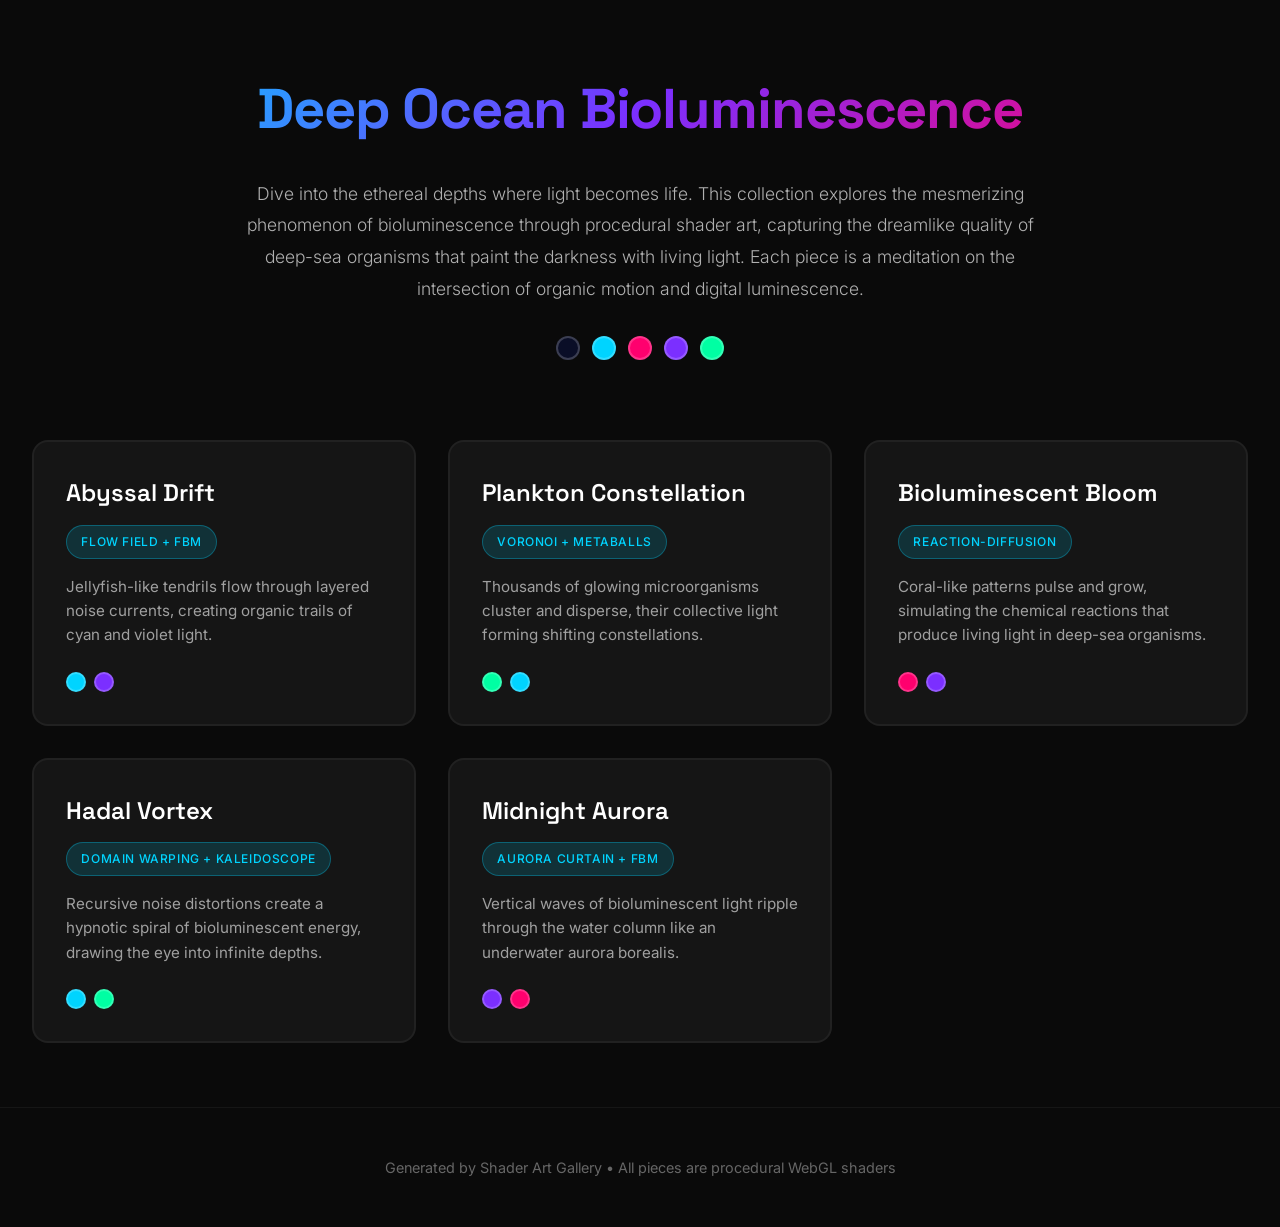
<file: index.html>
<!DOCTYPE html>
<html lang="en">
<head>
    <meta charset="UTF-8">
    <meta name="viewport" content="width=device-width, initial-scale=1.0">
    <title>Deep Ocean Bioluminescence — Shader Art Gallery</title>
    <link rel="preconnect" href="https://fonts.googleapis.com">
    <link rel="preconnect" href="https://fonts.gstatic.com" crossorigin>
    <link href="https://fonts.googleapis.com/css2?family=Space+Grotesk:wght@400;600;700&family=Inter:wght@300;400;500&display=swap" rel="stylesheet">
    <link rel="stylesheet" href="style.css">
</head>
<body>
    <header class="gallery-header">
        <h1>Deep Ocean Bioluminescence</h1>
        <p class="curatorial-text">
            Dive into the ethereal depths where light becomes life. This collection explores the mesmerizing phenomenon of bioluminescence through procedural shader art, capturing the dreamlike quality of deep-sea organisms that paint the darkness with living light. Each piece is a meditation on the intersection of organic motion and digital luminescence.
        </p>
        <div class="palette-display">
            <span class="palette-dot" style="background: #0a0e27;"></span>
            <span class="palette-dot" style="background: #00d4ff;"></span>
            <span class="palette-dot" style="background: #ff006e;"></span>
            <span class="palette-dot" style="background: #7b2fff;"></span>
            <span class="palette-dot" style="background: #00ffa3;"></span>
        </div>
    </header>

    <main class="gallery-grid">
        <article class="piece-card" data-palette="#00d4ff,#7b2fff">
            <a href="pieces/piece-1.html" class="card-link">
                <div class="card-content">
                    <h2>Abyssal Drift</h2>
                    <span class="technique-tag">Flow Field + FBM</span>
                    <p class="piece-description">Jellyfish-like tendrils flow through layered noise currents, creating organic trails of cyan and violet light.</p>
                    <div class="card-palette">
                        <span class="palette-dot" style="background: #00d4ff;"></span>
                        <span class="palette-dot" style="background: #7b2fff;"></span>
                    </div>
                </div>
            </a>
        </article>

        <article class="piece-card" data-palette="#00ffa3,#00d4ff">
            <a href="pieces/piece-2.html" class="card-link">
                <div class="card-content">
                    <h2>Plankton Constellation</h2>
                    <span class="technique-tag">Voronoi + Metaballs</span>
                    <p class="piece-description">Thousands of glowing microorganisms cluster and disperse, their collective light forming shifting constellations.</p>
                    <div class="card-palette">
                        <span class="palette-dot" style="background: #00ffa3;"></span>
                        <span class="palette-dot" style="background: #00d4ff;"></span>
                    </div>
                </div>
            </a>
        </article>

        <article class="piece-card" data-palette="#ff006e,#7b2fff">
            <a href="pieces/piece-3.html" class="card-link">
                <div class="card-content">
                    <h2>Bioluminescent Bloom</h2>
                    <span class="technique-tag">Reaction-Diffusion</span>
                    <p class="piece-description">Coral-like patterns pulse and grow, simulating the chemical reactions that produce living light in deep-sea organisms.</p>
                    <div class="card-palette">
                        <span class="palette-dot" style="background: #ff006e;"></span>
                        <span class="palette-dot" style="background: #7b2fff;"></span>
                    </div>
                </div>
            </a>
        </article>

        <article class="piece-card" data-palette="#00d4ff,#00ffa3">
            <a href="pieces/piece-4.html" class="card-link">
                <div class="card-content">
                    <h2>Hadal Vortex</h2>
                    <span class="technique-tag">Domain Warping + Kaleidoscope</span>
                    <p class="piece-description">Recursive noise distortions create a hypnotic spiral of bioluminescent energy, drawing the eye into infinite depths.</p>
                    <div class="card-palette">
                        <span class="palette-dot" style="background: #00d4ff;"></span>
                        <span class="palette-dot" style="background: #00ffa3;"></span>
                    </div>
                </div>
            </a>
        </article>

        <article class="piece-card" data-palette="#7b2fff,#ff006e">
            <a href="pieces/piece-5.html" class="card-link">
                <div class="card-content">
                    <h2>Midnight Aurora</h2>
                    <span class="technique-tag">Aurora Curtain + FBM</span>
                    <p class="piece-description">Vertical waves of bioluminescent light ripple through the water column like an underwater aurora borealis.</p>
                    <div class="card-palette">
                        <span class="palette-dot" style="background: #7b2fff;"></span>
                        <span class="palette-dot" style="background: #ff006e;"></span>
                    </div>
                </div>
            </a>
        </article>
    </main>

    <footer class="gallery-footer">
        <p>Generated by Shader Art Gallery • All pieces are procedural WebGL shaders</p>
    </footer>

    <script src="gallery.js"></script>
</body>
</html>
</file>
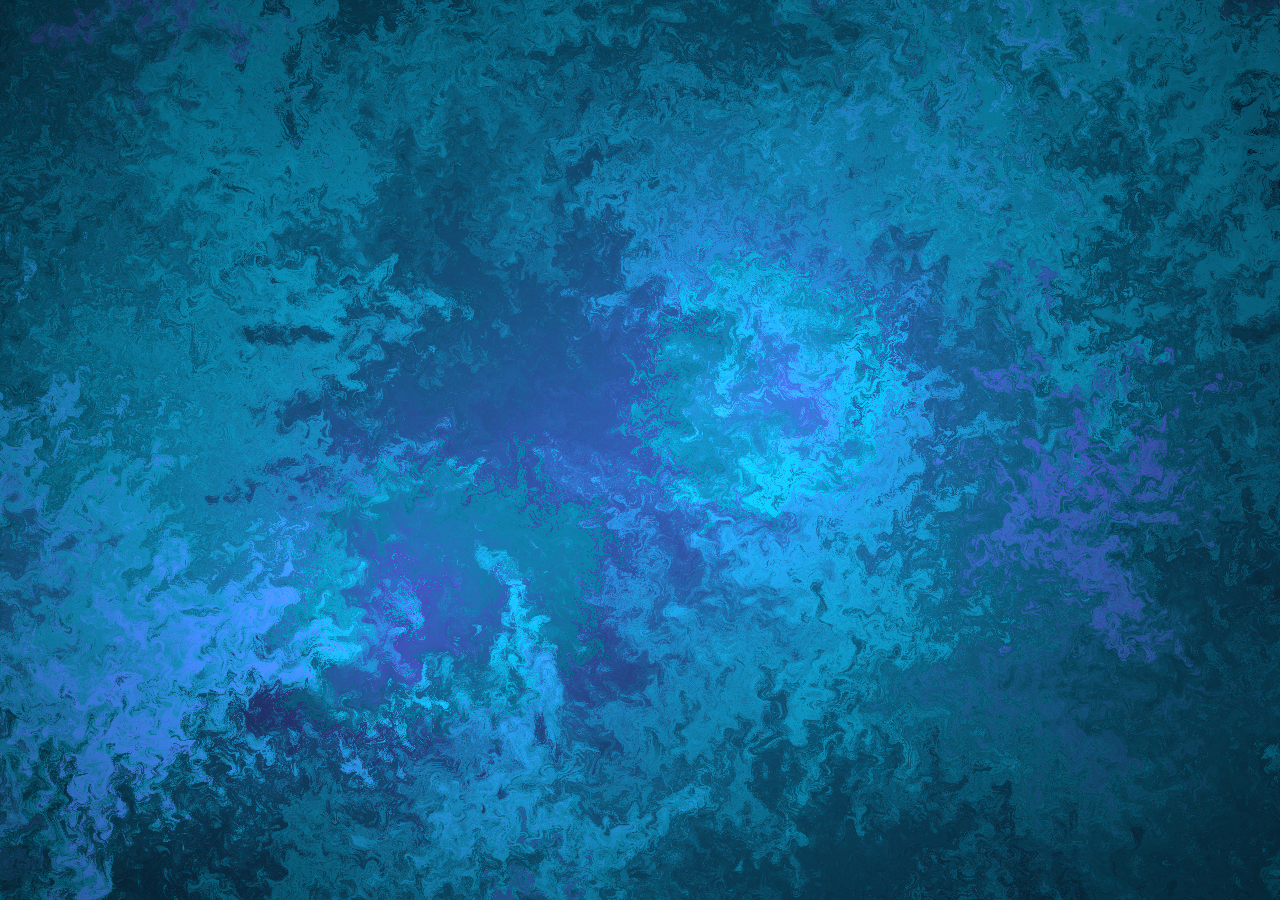
<file: pieces/piece-1.html>
<!DOCTYPE html>
<html lang="en">
<head>
    <meta charset="UTF-8">
    <meta name="viewport" content="width=device-width, initial-scale=1.0">
    <title>Abyssal Drift — Deep Ocean Bioluminescence</title>
    <style>
        * {
            margin: 0;
            padding: 0;
            box-sizing: border-box;
        }
        
        body {
            overflow: hidden;
            background: #000;
            font-family: -apple-system, BlinkMacSystemFont, 'Segoe UI', sans-serif;
        }
        
        canvas {
            display: block;
            width: 100vw;
            height: 100vh;
        }
        
        .overlay {
            position: fixed;
            top: 0;
            left: 0;
            right: 0;
            padding: 2rem;
            background: linear-gradient(to bottom, rgba(0,0,0,0.8), transparent);
            color: white;
            z-index: 10;
            transition: opacity 0.5s ease;
        }
        
        .overlay.hidden {
            opacity: 0;
            pointer-events: none;
        }
        
        .overlay h1 {
            font-size: 2rem;
            font-weight: 300;
            margin-bottom: 0.5rem;
        }
        
        .controls {
            position: fixed;
            bottom: 2rem;
            right: 2rem;
            display: flex;
            gap: 1rem;
            z-index: 10;
            transition: opacity 0.5s ease;
        }
        
        .controls.hidden {
            opacity: 0;
            pointer-events: none;
        }
        
        button {
            background: rgba(0, 212, 255, 0.2);
            border: 1px solid rgba(0, 212, 255, 0.5);
            color: #00d4ff;
            padding: 0.75rem 1.5rem;
            border-radius: 8px;
            cursor: pointer;
            font-size: 0.9rem;
            transition: all 0.3s ease;
            backdrop-filter: blur(10px);
        }
        
        button:hover {
            background: rgba(0, 212, 255, 0.3);
            box-shadow: 0 0 20px rgba(0, 212, 255, 0.5);
        }
        
        .back-link {
            color: #00d4ff;
            text-decoration: none;
            font-size: 0.9rem;
            opacity: 0.8;
            transition: opacity 0.3s ease;
        }
        
        .back-link:hover {
            opacity: 1;
        }
    </style>
</head>
<body>
    <canvas id="glCanvas"></canvas>
    
    <div class="overlay" id="overlay">
        <a href="../index.html" class="back-link">← Back to Gallery</a>
        <h1>Abyssal Drift</h1>
        <p>Flow Field + FBM • Move mouse to influence currents</p>
    </div>
    
    <div class="controls" id="controls">
        <button id="fullscreenBtn">Fullscreen</button>
    </div>
    
    <script>
        const canvas = document.getElementById('glCanvas');
        const gl = canvas.getContext('webgl2') || canvas.getContext('webgl');
        
        if (!gl) {
            alert('WebGL not supported');
            throw new Error('WebGL not supported');
        }
        
        const isWebGL2 = gl instanceof WebGL2RenderingContext;
        
        const vertexShaderSource = isWebGL2 ? `#version 300 es
        in vec2 a_position;
        void main() {
            gl_Position = vec4(a_position, 0.0, 1.0);
        }
        ` : `
        attribute vec2 a_position;
        void main() {
            gl_Position = vec4(a_position, 0.0, 1.0);
        }
        `;
        
        const fragmentShaderSource = isWebGL2 ? `#version 300 es
        precision highp float;
        
        uniform float u_time;
        uniform vec2 u_resolution;
        uniform vec2 u_mouse;
        
        out vec4 fragColor;
        
        const vec3 color1 = vec3(0.0, 0.831, 1.0);      // #00d4ff
        const vec3 color2 = vec3(0.482, 0.184, 1.0);    // #7b2fff
        const vec3 deepBlue = vec3(0.039, 0.055, 0.153); // #0a0e27
        
        float hash(vec2 p) {
            p = fract(p * vec2(123.34, 456.21));
            p += dot(p, p + 45.32);
            return fract(p.x * p.y);
        }
        
        float noise(vec2 p) {
            vec2 i = floor(p);
            vec2 f = fract(p);
            f = f * f * (3.0 - 2.0 * f);
            
            float a = hash(i);
            float b = hash(i + vec2(1.0, 0.0));
            float c = hash(i + vec2(0.0, 1.0));
            float d = hash(i + vec2(1.0, 1.0));
            
            return mix(mix(a, b, f.x), mix(c, d, f.x), f.y);
        }
        
        float fbm(vec2 p) {
            float value = 0.0;
            float amplitude = 0.5;
            float frequency = 1.0;
            
            for (int i = 0; i < 6; i++) {
                value += amplitude * noise(p * frequency);
                frequency *= 2.0;
                amplitude *= 0.5;
            }
            
            return value;
        }
        
        vec2 curl(vec2 p) {
            float eps = 0.01;
            float n1 = fbm(p + vec2(eps, 0.0));
            float n2 = fbm(p - vec2(eps, 0.0));
            float n3 = fbm(p + vec2(0.0, eps));
            float n4 = fbm(p - vec2(0.0, eps));
            
            return vec2(n3 - n4, n2 - n1) / (2.0 * eps);
        }
        
        void main() {
            vec2 uv = gl_FragCoord.xy / u_resolution.xy;
            vec2 p = (gl_FragCoord.xy * 2.0 - u_resolution.xy) / min(u_resolution.x, u_resolution.y);
            
            float t = u_time * 0.15;
            
            vec2 mouseInfluence = (u_mouse - 0.5) * 2.0;
            p += mouseInfluence * 0.3;
            
            vec2 flow = vec2(0.0);
            float scale = 1.5;
            
            for (int i = 0; i < 4; i++) {
                vec2 q = p * scale + t * 0.3;
                q.x += sin(t * 0.5 + float(i) * 1.5) * 0.3;
                q.y += cos(t * 0.4 + float(i) * 1.3) * 0.3;
                
                vec2 c = curl(q);
                flow += c * (1.0 / scale);
                
                p += c * 0.05;
                scale *= 1.8;
            }
            
            float flowMag = length(flow);
            float intensity = fbm(p * 2.0 + flow * 0.5 + t * 0.2);
            
            intensity = pow(intensity, 1.5);
            
            vec3 col = mix(deepBlue, color1, intensity * 0.6);
            col = mix(col, color2, smoothstep(0.4, 0.8, intensity) * 0.7);
            
            float trails = smoothstep(0.3, 0.7, fbm(p * 3.0 + flow * 0.8 + t * 0.3));
            col += color1 * trails * 0.4;
            
            float tendrils = 0.0;
            for (int i = 0; i < 5; i++) {
                float fi = float(i);
                vec2 offset = vec2(sin(t * 0.5 + fi * 2.0), cos(t * 0.4 + fi * 1.8)) * 0.5;
                vec2 tendrilP = p - offset;
                float dist = length(tendrilP);
                float tendril = exp(-dist * 3.0) * (0.5 + 0.5 * sin(t * 2.0 + fi * 3.0));
                tendrils += tendril;
            }
            
            col += mix(color1, color2, fract(tendrils * 2.0)) * tendrils * 0.6;
            
            float glow = exp(-length(p) * 0.5) * 0.2;
            col += color1 * glow;
            
            float vignette = 1.0 - length(uv - 0.5) * 0.8;
            col *= vignette;
            
            col = pow(col, vec3(0.9));
            
            fragColor = vec4(col, 1.0);
        }
        ` : `
        precision highp float;
        
        uniform float u_time;
        uniform vec2 u_resolution;
        uniform vec2 u_mouse;
        
        const vec3 color1 = vec3(0.0, 0.831, 1.0);
        const vec3 color2 = vec3(0.482, 0.184, 1.0);
        const vec3 deepBlue = vec3(0.039, 0.055, 0.153);
        
        float hash(vec2 p) {
            p = fract(p * vec2(123.34, 456.21));
            p += dot(p, p + 45.32);
            return fract(p.x * p.y);
        }
        
        float noise(vec2 p) {
            vec2 i = floor(p);
            vec2 f = fract(p);
            f = f * f * (3.0 - 2.0 * f);
            
            float a = hash(i);
            float b = hash(i + vec2(1.0, 0.0));
            float c = hash(i + vec2(0.0, 1.0));
            float d = hash(i + vec2(1.0, 1.0));
            
            return mix(mix(a, b, f.x), mix(c, d, f.x), f.y);
        }
        
        float fbm(vec2 p) {
            float value = 0.0;
            float amplitude = 0.5;
            float frequency = 1.0;
            
            for (int i = 0; i < 6; i++) {
                value += amplitude * noise(p * frequency);
                frequency *= 2.0;
                amplitude *= 0.5;
            }
            
            return value;
        }
        
        vec2 curl(vec2 p) {
            float eps = 0.01;
            float n1 = fbm(p + vec2(eps, 0.0));
            float n2 = fbm(p - vec2(eps, 0.0));
            float n3 = fbm(p + vec2(0.0, eps));
            float n4 = fbm(p - vec2(0.0, eps));
            
            return vec2(n3 - n4, n2 - n1) / (2.0 * eps);
        }
        
        void main() {
            vec2 uv = gl_FragCoord.xy / u_resolution.xy;
            vec2 p = (gl_FragCoord.xy * 2.0 - u_resolution.xy) / min(u_resolution.x, u_resolution.y);
            
            float t = u_time * 0.15;
            
            vec2 mouseInfluence = (u_mouse - 0.5) * 2.0;
            p += mouseInfluence * 0.3;
            
            vec2 flow = vec2(0.0);
            float scale = 1.5;
            
            for (int i = 0; i < 4; i++) {
                vec2 q = p * scale + t * 0.3;
                q.x += sin(t * 0.5 + float(i) * 1.5) * 0.3;
                q.y += cos(t * 0.4 + float(i) * 1.3) * 0.3;
                
                vec2 c = curl(q);
                flow += c * (1.0 / scale);
                
                p += c * 0.05;
                scale *= 1.8;
            }
            
            float flowMag = length(flow);
            float intensity = fbm(p * 2.0 + flow * 0.5 + t * 0.2);
            
            intensity = pow(intensity, 1.5);
            
            vec3 col = mix(deepBlue, color1, intensity * 0.6);
            col = mix(col, color2, smoothstep(0.4, 0.8, intensity) * 0.7);
            
            float trails = smoothstep(0.3, 0.7, fbm(p * 3.0 + flow * 0.8 + t * 0.3));
            col += color1 * trails * 0.4;
            
            float tendrils = 0.0;
            for (int i = 0; i < 5; i++) {
                float fi = float(i);
                vec2 offset = vec2(sin(t * 0.5 + fi * 2.0), cos(t * 0.4 + fi * 1.8)) * 0.5;
                vec2 tendrilP = p - offset;
                float dist = length(tendrilP);
                float tendril = exp(-dist * 3.0) * (0.5 + 0.5 * sin(t * 2.0 + fi * 3.0));
                tendrils += tendril;
            }
            
            col += mix(color1, color2, fract(tendrils * 2.0)) * tendrils * 0.6;
            
            float glow = exp(-length(p) * 0.5) * 0.2;
            col += color1 * glow;
            
            float vignette = 1.0 - length(uv - 0.5) * 0.8;
            col *= vignette;
            
            col = pow(col, vec3(0.9));
            
            gl_FragColor = vec4(col, 1.0);
        }
        `;
        
        function compileShader(source, type) {
            const shader = gl.createShader(type);
            gl.shaderSource(shader, source);
            gl.compileShader(shader);
            
            if (!gl.getShaderParameter(shader, gl.COMPILE_STATUS)) {
                console.error('Shader compile error:', gl.getShaderInfoLog(shader));
                gl.deleteShader(shader);
                return null;
            }
            
            return shader;
        }
        
        const vertexShader = compileShader(vertexShaderSource, gl.VERTEX_SHADER);
        const fragmentShader = compileShader(fragmentShaderSource, gl.FRAGMENT_SHADER);
        
        const program = gl.createProgram();
        gl.attachShader(program, vertexShader);
        gl.attachShader(program, fragmentShader);
        gl.linkProgram(program);
        
        if (!gl.getProgramParameter(program, gl.LINK_STATUS)) {
            console.error('Program link error:', gl.getProgramInfoLog(program));
        }
        
        const positionBuffer = gl.createBuffer();
        gl.bindBuffer(gl.ARRAY_BUFFER, positionBuffer);
        const positions = new Float32Array([
            -1, -1,
             1, -1,
            -1,  1,
             1,  1,
        ]);
        gl.bufferData(gl.ARRAY_BUFFER, positions, gl.STATIC_DRAW);
        
        const positionLocation = gl.getAttribLocation(program, 'a_position');
        const timeLocation = gl.getUniformLocation(program, 'u_time');
        const resolutionLocation = gl.getUniformLocation(program, 'u_resolution');
        const mouseLocation = gl.getUniformLocation(program, 'u_mouse');
        
        let mouse = { x: 0.5, y: 0.5 };
        let startTime = Date.now();
        
        function resize() {
            canvas.width = window.innerWidth;
            canvas.height = window.innerHeight;
            gl.viewport(0, 0, canvas.width, canvas.height);
        }
        
        window.addEventListener('resize', resize);
        resize();
        
        window.addEventListener('pointermove', (e) => {
            mouse.x = e.clientX / window.innerWidth;
            mouse.y = 1.0 - (e.clientY / window.innerHeight);
        });
        
        let lastMoveTime = Date.now();
        const overlay = document.getElementById('overlay');
        const controls = document.getElementById('controls');
        
        window.addEventListener('pointermove', () => {
            lastMoveTime = Date.now();
            overlay.classList.remove('hidden');
            controls.classList.remove('hidden');
        });
        
        setInterval(() => {
            if (Date.now() - lastMoveTime > 2000) {
                overlay.classList.add('hidden');
                controls.classList.add('hidden');
            }
        }, 100);
        
        document.getElementById('fullscreenBtn').addEventListener('click', () => {
            if (!document.fullscreenElement) {
                document.documentElement.requestFullscreen();
            } else {
                document.exitFullscreen();
            }
        });
        
        function render() {
            const time = (Date.now() - startTime) / 1000;
            
            gl.useProgram(program);
            
            gl.enableVertexAttribArray(positionLocation);
            gl.bindBuffer(gl.ARRAY_BUFFER, positionBuffer);
            gl.vertexAttribPointer(positionLocation, 2, gl.FLOAT, false, 0, 0);
            
            gl.uniform1f(timeLocation, time);
            gl.uniform2f(resolutionLocation, canvas.width, canvas.height);
            gl.uniform2f(mouseLocation, mouse.x, mouse.y);
            
            gl.drawArrays(gl.TRIANGLE_STRIP, 0, 4);
            
            requestAnimationFrame(render);
        }
        
        render();
    </script>
</body>
</html>
</file>
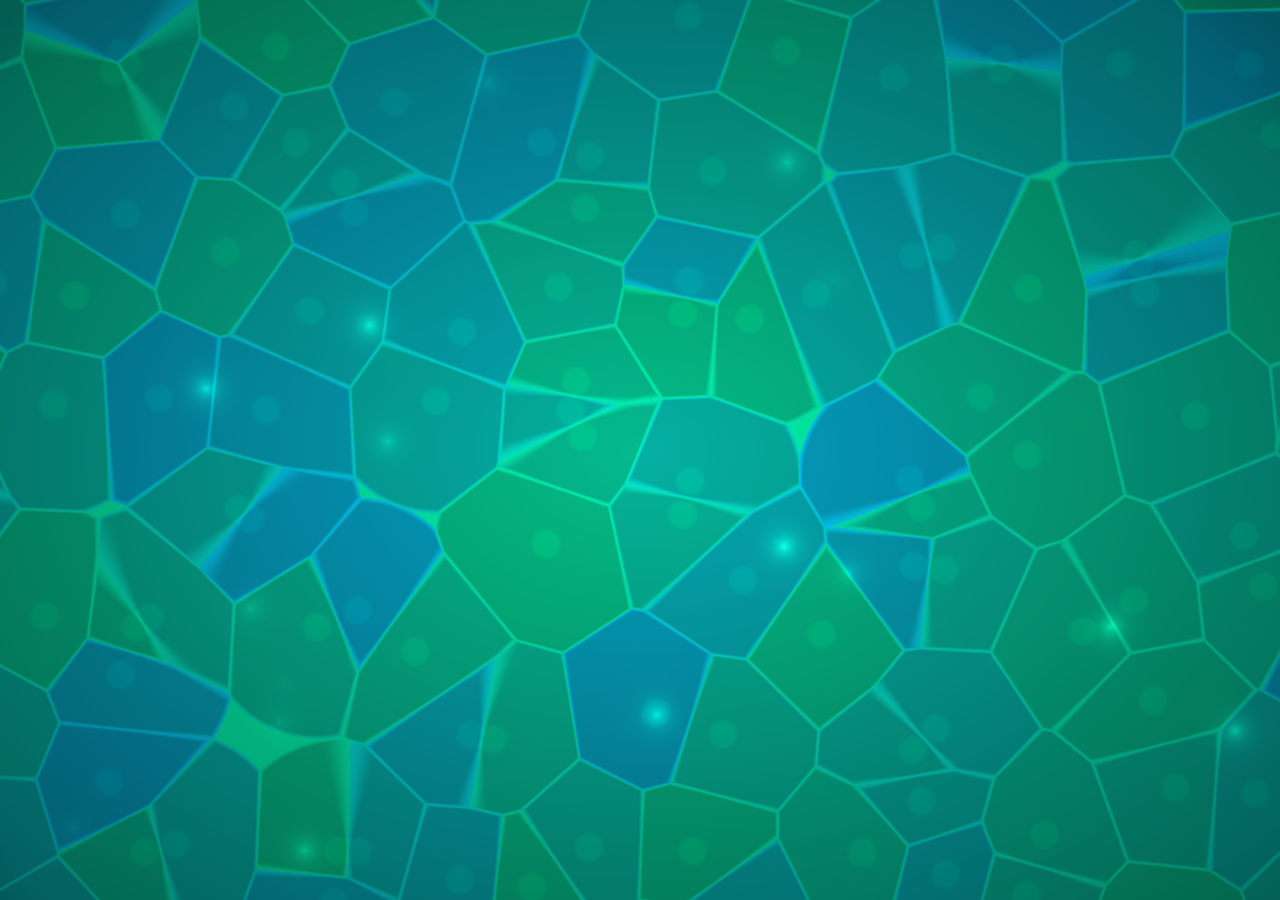
<file: pieces/piece-2.html>
<!DOCTYPE html>
<html lang="en">
<head>
    <meta charset="UTF-8">
    <meta name="viewport" content="width=device-width, initial-scale=1.0">
    <title>Plankton Constellation — Deep Ocean Bioluminescence</title>
    <style>
        * {
            margin: 0;
            padding: 0;
            box-sizing: border-box;
        }
        
        body {
            overflow: hidden;
            background: #000;
            font-family: -apple-system, BlinkMacSystemFont, 'Segoe UI', sans-serif;
        }
        
        canvas {
            display: block;
            width: 100vw;
            height: 100vh;
        }
        
        .overlay {
            position: fixed;
            top: 0;
            left: 0;
            right: 0;
            padding: 2rem;
            background: linear-gradient(to bottom, rgba(0,0,0,0.8), transparent);
            color: white;
            z-index: 10;
            transition: opacity 0.5s ease;
        }
        
        .overlay.hidden {
            opacity: 0;
            pointer-events: none;
        }
        
        .overlay h1 {
            font-size: 2rem;
            font-weight: 300;
            margin-bottom: 0.5rem;
        }
        
        .controls {
            position: fixed;
            bottom: 2rem;
            right: 2rem;
            display: flex;
            gap: 1rem;
            z-index: 10;
            transition: opacity 0.5s ease;
        }
        
        .controls.hidden {
            opacity: 0;
            pointer-events: none;
        }
        
        button {
            background: rgba(0, 255, 163, 0.2);
            border: 1px solid rgba(0, 255, 163, 0.5);
            color: #00ffa3;
            padding: 0.75rem 1.5rem;
            border-radius: 8px;
            cursor: pointer;
            font-size: 0.9rem;
            transition: all 0.3s ease;
            backdrop-filter: blur(10px);
        }
        
        button:hover {
            background: rgba(0, 255, 163, 0.3);
            box-shadow: 0 0 20px rgba(0, 255, 163, 0.5);
        }
        
        .back-link {
            color: #00ffa3;
            text-decoration: none;
            font-size: 0.9rem;
            opacity: 0.8;
            transition: opacity 0.3s ease;
        }
        
        .back-link:hover {
            opacity: 1;
        }
    </style>
</head>
<body>
    <canvas id="glCanvas"></canvas>
    
    <div class="overlay" id="overlay">
        <a href="../index.html" class="back-link">← Back to Gallery</a>
        <h1>Plankton Constellation</h1>
        <p>Voronoi + Metaballs • Mouse attracts organisms</p>
    </div>
    
    <div class="controls" id="controls">
        <button id="fullscreenBtn">Fullscreen</button>
    </div>
    
    <script>
        const canvas = document.getElementById('glCanvas');
        const gl = canvas.getContext('webgl2') || canvas.getContext('webgl');
        
        if (!gl) {
            alert('WebGL not supported');
            throw new Error('WebGL not supported');
        }
        
        const isWebGL2 = gl instanceof WebGL2RenderingContext;
        
        const vertexShaderSource = isWebGL2 ? `#version 300 es
        in vec2 a_position;
        void main() {
            gl_Position = vec4(a_position, 0.0, 1.0);
        }
        ` : `
        attribute vec2 a_position;
        void main() {
            gl_Position = vec4(a_position, 0.0, 1.0);
        }
        `;
        
        const fragmentShaderSource = isWebGL2 ? `#version 300 es
        precision highp float;
        
        uniform float u_time;
        uniform vec2 u_resolution;
        uniform vec2 u_mouse;
        
        out vec4 fragColor;
        
        const vec3 color1 = vec3(0.0, 1.0, 0.639);      // #00ffa3
        const vec3 color2 = vec3(0.0, 0.831, 1.0);      // #00d4ff
        const vec3 deepBlue = vec3(0.039, 0.055, 0.153); // #0a0e27
        
        float hash(vec2 p) {
            p = fract(p * vec2(123.34, 456.21));
            p += dot(p, p + 45.32);
            return fract(p.x * p.y);
        }
        
        vec2 hash2(vec2 p) {
            p = vec2(dot(p, vec2(127.1, 311.7)), dot(p, vec2(269.5, 183.3)));
            return fract(sin(p) * 43758.5453);
        }
        
        float voronoi(vec2 p, out vec2 cellId) {
            vec2 i = floor(p);
            vec2 f = fract(p);
            
            float minDist = 1.0;
            cellId = vec2(0.0);
            
            for (int y = -1; y <= 1; y++) {
                for (int x = -1; x <= 1; x++) {
                    vec2 neighbor = vec2(float(x), float(y));
                    vec2 point = hash2(i + neighbor);
                    point = 0.5 + 0.5 * sin(u_time * 0.5 + 6.2831 * point);
                    
                    vec2 diff = neighbor + point - f;
                    float dist = length(diff);
                    
                    if (dist < minDist) {
                        minDist = dist;
                        cellId = i + neighbor;
                    }
                }
            }
            
            return minDist;
        }
        
        float voronoiEdge(vec2 p) {
            vec2 i = floor(p);
            vec2 f = fract(p);
            
            float minDist1 = 1.0;
            float minDist2 = 1.0;
            
            for (int y = -1; y <= 1; y++) {
                for (int x = -1; x <= 1; x++) {
                    vec2 neighbor = vec2(float(x), float(y));
                    vec2 point = hash2(i + neighbor);
                    point = 0.5 + 0.5 * sin(u_time * 0.5 + 6.2831 * point);
                    
                    vec2 diff = neighbor + point - f;
                    float dist = length(diff);
                    
                    if (dist < minDist1) {
                        minDist2 = minDist1;
                        minDist1 = dist;
                    } else if (dist < minDist2) {
                        minDist2 = dist;
                    }
                }
            }
            
            return minDist2 - minDist1;
        }
        
        float metaball(vec2 p, vec2 center, float radius) {
            float dist = length(p - center);
            return radius / (dist * dist + 0.01);
        }
        
        void main() {
            vec2 uv = gl_FragCoord.xy / u_resolution.xy;
            vec2 p = (gl_FragCoord.xy * 2.0 - u_resolution.xy) / min(u_resolution.x, u_resolution.y);
            
            float t = u_time * 0.3;
            
            vec2 mousePos = (u_mouse * 2.0 - 1.0) * vec2(u_resolution.x / u_resolution.y, 1.0);
            
            vec2 cellId;
            float voronoiDist = voronoi(p * 4.0 + t * 0.2, cellId);
            float edges = voronoiEdge(p * 4.0 + t * 0.2);
            
            float metaballs = 0.0;
            const int numBalls = 20;
            
            for (int i = 0; i < numBalls; i++) {
                float fi = float(i);
                vec2 seed = vec2(fi * 12.34, fi * 56.78);
                vec2 offset = hash2(seed) * 2.0 - 1.0;
                
                vec2 center = vec2(
                    sin(t * 0.7 + fi * 0.5) * 0.8,
                    cos(t * 0.5 + fi * 0.7) * 0.8
                ) + offset * 0.3;
                
                vec2 toMouse = mousePos - center;
                float mouseDist = length(toMouse);
                if (mouseDist < 1.5) {
                    center += normalize(toMouse) * (1.5 - mouseDist) * 0.3;
                }
                
                float size = 0.15 + 0.1 * sin(t * 2.0 + fi * 2.0);
                metaballs += metaball(p, center, size);
            }
            
            metaballs = smoothstep(0.5, 1.5, metaballs);
            
            float cellHash = hash(cellId);
            vec3 cellColor = mix(color1, color2, cellHash);
            
            vec3 col = deepBlue;
            
            col = mix(col, cellColor * 0.3, smoothstep(0.15, 0.1, voronoiDist));
            
            float edgeGlow = smoothstep(0.05, 0.0, edges);
            col += cellColor * edgeGlow * 0.8;
            
            col = mix(col, cellColor, metaballs * 0.7);
            
            float metaballGlow = smoothstep(1.0, 0.3, metaballs) * metaballs;
            col += mix(color1, color2, fract(metaballs * 3.0)) * metaballGlow * 0.5;
            
            float sparkle = 0.0;
            for (int i = 0; i < 30; i++) {
                float fi = float(i);
                vec2 sparklePos = hash2(vec2(fi * 7.89, fi * 3.21)) * 2.0 - 1.0;
                sparklePos *= 1.5;
                sparklePos.x += sin(t * 1.5 + fi) * 0.2;
                sparklePos.y += cos(t * 1.2 + fi) * 0.2;
                
                float dist = length(p - sparklePos);
                float pulse = 0.5 + 0.5 * sin(t * 3.0 + fi * 2.0);
                sparkle += exp(-dist * 50.0) * pulse;
            }
            
            col += color1 * sparkle * 0.6;
            
            float vignette = 1.0 - length(uv - 0.5) * 0.7;
            col *= vignette;
            
            col = pow(col, vec3(0.9));
            
            fragColor = vec4(col, 1.0);
        }
        ` : `
        precision highp float;
        
        uniform float u_time;
        uniform vec2 u_resolution;
        uniform vec2 u_mouse;
        
        const vec3 color1 = vec3(0.0, 1.0, 0.639);
        const vec3 color2 = vec3(0.0, 0.831, 1.0);
        const vec3 deepBlue = vec3(0.039, 0.055, 0.153);
        
        float hash(vec2 p) {
            p = fract(p * vec2(123.34, 456.21));
            p += dot(p, p + 45.32);
            return fract(p.x * p.y);
        }
        
        vec2 hash2(vec2 p) {
            p = vec2(dot(p, vec2(127.1, 311.7)), dot(p, vec2(269.5, 183.3)));
            return fract(sin(p) * 43758.5453);
        }
        
        float voronoi(vec2 p, out vec2 cellId) {
            vec2 i = floor(p);
            vec2 f = fract(p);
            
            float minDist = 1.0;
            cellId = vec2(0.0);
            
            for (int y = -1; y <= 1; y++) {
                for (int x = -1; x <= 1; x++) {
                    vec2 neighbor = vec2(float(x), float(y));
                    vec2 point = hash2(i + neighbor);
                    point = 0.5 + 0.5 * sin(u_time * 0.5 + 6.2831 * point);
                    
                    vec2 diff = neighbor + point - f;
                    float dist = length(diff);
                    
                    if (dist < minDist) {
                        minDist = dist;
                        cellId = i + neighbor;
                    }
                }
            }
            
            return minDist;
        }
        
        float voronoiEdge(vec2 p) {
            vec2 i = floor(p);
            vec2 f = fract(p);
            
            float minDist1 = 1.0;
            float minDist2 = 1.0;
            
            for (int y = -1; y <= 1; y++) {
                for (int x = -1; x <= 1; x++) {
                    vec2 neighbor = vec2(float(x), float(y));
                    vec2 point = hash2(i + neighbor);
                    point = 0.5 + 0.5 * sin(u_time * 0.5 + 6.2831 * point);
                    
                    vec2 diff = neighbor + point - f;
                    float dist = length(diff);
                    
                    if (dist < minDist1) {
                        minDist2 = minDist1;
                        minDist1 = dist;
                    } else if (dist < minDist2) {
                        minDist2 = dist;
                    }
                }
            }
            
            return minDist2 - minDist1;
        }
        
        float metaball(vec2 p, vec2 center, float radius) {
            float dist = length(p - center);
            return radius / (dist * dist + 0.01);
        }
        
        void main() {
            vec2 uv = gl_FragCoord.xy / u_resolution.xy;
            vec2 p = (gl_FragCoord.xy * 2.0 - u_resolution.xy) / min(u_resolution.x, u_resolution.y);
            
            float t = u_time * 0.3;
            
            vec2 mousePos = (u_mouse * 2.0 - 1.0) * vec2(u_resolution.x / u_resolution.y, 1.0);
            
            vec2 cellId;
            float voronoiDist = voronoi(p * 4.0 + t * 0.2, cellId);
            float edges = voronoiEdge(p * 4.0 + t * 0.2);
            
            float metaballs = 0.0;
            const int numBalls = 20;
            
            for (int i = 0; i < numBalls; i++) {
                float fi = float(i);
                vec2 seed = vec2(fi * 12.34, fi * 56.78);
                vec2 offset = hash2(seed) * 2.0 - 1.0;
                
                vec2 center = vec2(
                    sin(t * 0.7 + fi * 0.5) * 0.8,
                    cos(t * 0.5 + fi * 0.7) * 0.8
                ) + offset * 0.3;
                
                vec2 toMouse = mousePos - center;
                float mouseDist = length(toMouse);
                if (mouseDist < 1.5) {
                    center += normalize(toMouse) * (1.5 - mouseDist) * 0.3;
                }
                
                float size = 0.15 + 0.1 * sin(t * 2.0 + fi * 2.0);
                metaballs += metaball(p, center, size);
            }
            
            metaballs = smoothstep(0.5, 1.5, metaballs);
            
            float cellHash = hash(cellId);
            vec3 cellColor = mix(color1, color2, cellHash);
            
            vec3 col = deepBlue;
            
            col = mix(col, cellColor * 0.3, smoothstep(0.15, 0.1, voronoiDist));
            
            float edgeGlow = smoothstep(0.05, 0.0, edges);
            col += cellColor * edgeGlow * 0.8;
            
            col = mix(col, cellColor, metaballs * 0.7);
            
            float metaballGlow = smoothstep(1.0, 0.3, metaballs) * metaballs;
            col += mix(color1, color2, fract(metaballs * 3.0)) * metaballGlow * 0.5;
            
            float sparkle = 0.0;
            for (int i = 0; i < 30; i++) {
                float fi = float(i);
                vec2 sparklePos = hash2(vec2(fi * 7.89, fi * 3.21)) * 2.0 - 1.0;
                sparklePos *= 1.5;
                sparklePos.x += sin(t * 1.5 + fi) * 0.2;
                sparklePos.y += cos(t * 1.2 + fi) * 0.2;
                
                float dist = length(p - sparklePos);
                float pulse = 0.5 + 0.5 * sin(t * 3.0 + fi * 2.0);
                sparkle += exp(-dist * 50.0) * pulse;
            }
            
            col += color1 * sparkle * 0.6;
            
            float vignette = 1.0 - length(uv - 0.5) * 0.7;
            col *= vignette;
            
            col = pow(col, vec3(0.9));
            
            gl_FragColor = vec4(col, 1.0);
        }
        `;
        
        function compileShader(source, type) {
            const shader = gl.createShader(type);
            gl.shaderSource(shader, source);
            gl.compileShader(shader);
            
            if (!gl.getShaderParameter(shader, gl.COMPILE_STATUS)) {
                console.error('Shader compile error:', gl.getShaderInfoLog(shader));
                gl.deleteShader(shader);
                return null;
            }
            
            return shader;
        }
        
        const vertexShader = compileShader(vertexShaderSource, gl.VERTEX_SHADER);
        const fragmentShader = compileShader(fragmentShaderSource, gl.FRAGMENT_SHADER);
        
        const program = gl.createProgram();
        gl.attachShader(program, vertexShader);
        gl.attachShader(program, fragmentShader);
        gl.linkProgram(program);
        
        if (!gl.getProgramParameter(program, gl.LINK_STATUS)) {
            console.error('Program link error:', gl.getProgramInfoLog(program));
        }
        
        const positionBuffer = gl.createBuffer();
        gl.bindBuffer(gl.ARRAY_BUFFER, positionBuffer);
        const positions = new Float32Array([
            -1, -1,
             1, -1,
            -1,  1,
             1,  1,
        ]);
        gl.bufferData(gl.ARRAY_BUFFER, positions, gl.STATIC_DRAW);
        
        const positionLocation = gl.getAttribLocation(program, 'a_position');
        const timeLocation = gl.getUniformLocation(program, 'u_time');
        const resolutionLocation = gl.getUniformLocation(program, 'u_resolution');
        const mouseLocation = gl.getUniformLocation(program, 'u_mouse');
        
        let mouse = { x: 0.5, y: 0.5 };
        let startTime = Date.now();
        
        function resize() {
            canvas.width = window.innerWidth;
            canvas.height = window.innerHeight;
            gl.viewport(0, 0, canvas.width, canvas.height);
        }
        
        window.addEventListener('resize', resize);
        resize();
        
        window.addEventListener('pointermove', (e) => {
            mouse.x = e.clientX / window.innerWidth;
            mouse.y = 1.0 - (e.clientY / window.innerHeight);
        });
        
        let lastMoveTime = Date.now();
        const overlay = document.getElementById('overlay');
        const controls = document.getElementById('controls');
        
        window.addEventListener('pointermove', () => {
            lastMoveTime = Date.now();
            overlay.classList.remove('hidden');
            controls.classList.remove('hidden');
        });
        
        setInterval(() => {
            if (Date.now() - lastMoveTime > 2000) {
                overlay.classList.add('hidden');
                controls.classList.add('hidden');
            }
        }, 100);
        
        document.getElementById('fullscreenBtn').addEventListener('click', () => {
            if (!document.fullscreenElement) {
                document.documentElement.requestFullscreen();
            } else {
                document.exitFullscreen();
            }
        });
        
        function render() {
            const time = (Date.now() - startTime) / 1000;
            
            gl.useProgram(program);
            
            gl.enableVertexAttribArray(positionLocation);
            gl.bindBuffer(gl.ARRAY_BUFFER, positionBuffer);
            gl.vertexAttribPointer(positionLocation, 2, gl.FLOAT, false, 0, 0);
            
            gl.uniform1f(timeLocation, time);
            gl.uniform2f(resolutionLocation, canvas.width, canvas.height);
            gl.uniform2f(mouseLocation, mouse.x, mouse.y);
            
            gl.drawArrays(gl.TRIANGLE_STRIP, 0, 4);
            
            requestAnimationFrame(render);
        }
        
        render();
    </script>
</body>
</html>
</file>
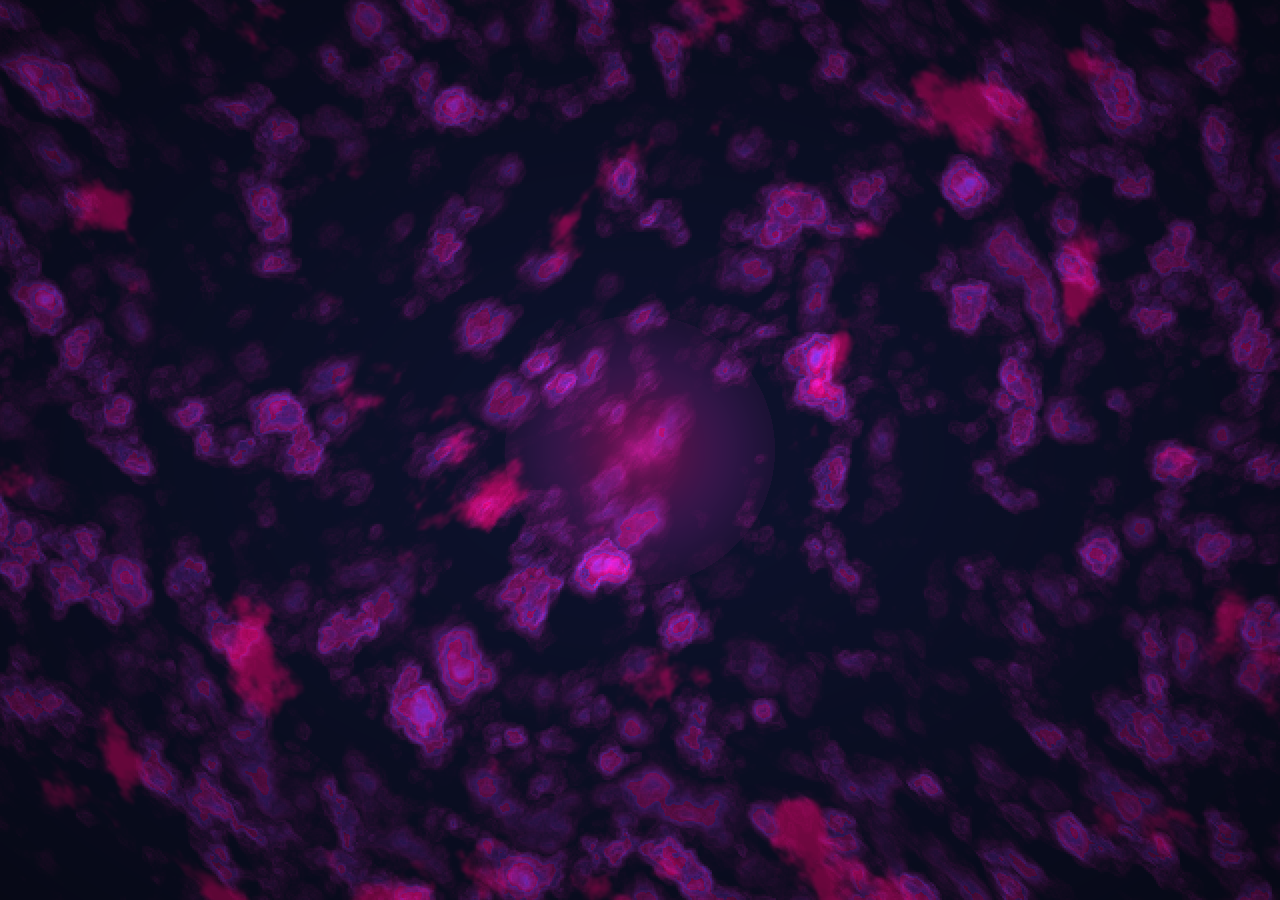
<file: pieces/piece-3.html>
<!DOCTYPE html>
<html lang="en">
<head>
    <meta charset="UTF-8">
    <meta name="viewport" content="width=device-width, initial-scale=1.0">
    <title>Bioluminescent Bloom — Deep Ocean Bioluminescence</title>
    <style>
        * {
            margin: 0;
            padding: 0;
            box-sizing: border-box;
        }
        
        body {
            overflow: hidden;
            background: #000;
            font-family: -apple-system, BlinkMacSystemFont, 'Segoe UI', sans-serif;
        }
        
        canvas {
            display: block;
            width: 100vw;
            height: 100vh;
        }
        
        .overlay {
            position: fixed;
            top: 0;
            left: 0;
            right: 0;
            padding: 2rem;
            background: linear-gradient(to bottom, rgba(0,0,0,0.8), transparent);
            color: white;
            z-index: 10;
            transition: opacity 0.5s ease;
        }
        
        .overlay.hidden {
            opacity: 0;
            pointer-events: none;
        }
        
        .overlay h1 {
            font-size: 2rem;
            font-weight: 300;
            margin-bottom: 0.5rem;
        }
        
        .controls {
            position: fixed;
            bottom: 2rem;
            right: 2rem;
            display: flex;
            gap: 1rem;
            z-index: 10;
            transition: opacity 0.5s ease;
        }
        
        .controls.hidden {
            opacity: 0;
            pointer-events: none;
        }
        
        button {
            background: rgba(255, 0, 110, 0.2);
            border: 1px solid rgba(255, 0, 110, 0.5);
            color: #ff006e;
            padding: 0.75rem 1.5rem;
            border-radius: 8px;
            cursor: pointer;
            font-size: 0.9rem;
            transition: all 0.3s ease;
            backdrop-filter: blur(10px);
        }
        
        button:hover {
            background: rgba(255, 0, 110, 0.3);
            box-shadow: 0 0 20px rgba(255, 0, 110, 0.5);
        }
        
        .back-link {
            color: #ff006e;
            text-decoration: none;
            font-size: 0.9rem;
            opacity: 0.8;
            transition: opacity 0.3s ease;
        }
        
        .back-link:hover {
            opacity: 1;
        }
    </style>
</head>
<body>
    <canvas id="glCanvas"></canvas>
    
    <div class="overlay" id="overlay">
        <a href="../index.html" class="back-link">← Back to Gallery</a>
        <h1>Bioluminescent Bloom</h1>
        <p>Reaction-Diffusion • Mouse seeds new growth patterns</p>
    </div>
    
    <div class="controls" id="controls">
        <button id="fullscreenBtn">Fullscreen</button>
    </div>
    
    <script>
        const canvas = document.getElementById('glCanvas');
        const gl = canvas.getContext('webgl2') || canvas.getContext('webgl');
        
        if (!gl) {
            alert('WebGL not supported');
            throw new Error('WebGL not supported');
        }
        
        const isWebGL2 = gl instanceof WebGL2RenderingContext;
        
        const vertexShaderSource = isWebGL2 ? `#version 300 es
        in vec2 a_position;
        void main() {
            gl_Position = vec4(a_position, 0.0, 1.0);
        }
        ` : `
        attribute vec2 a_position;
        void main() {
            gl_Position = vec4(a_position, 0.0, 1.0);
        }
        `;
        
        const fragmentShaderSource = isWebGL2 ? `#version 300 es
        precision highp float;
        
        uniform float u_time;
        uniform vec2 u_resolution;
        uniform vec2 u_mouse;
        
        out vec4 fragColor;
        
        const vec3 color1 = vec3(1.0, 0.0, 0.431);      // #ff006e
        const vec3 color2 = vec3(0.482, 0.184, 1.0);    // #7b2fff
        const vec3 deepBlue = vec3(0.039, 0.055, 0.153); // #0a0e27
        
        float hash(vec2 p) {
            p = fract(p * vec2(123.34, 456.21));
            p += dot(p, p + 45.32);
            return fract(p.x * p.y);
        }
        
        float noise(vec2 p) {
            vec2 i = floor(p);
            vec2 f = fract(p);
            f = f * f * (3.0 - 2.0 * f);
            
            float a = hash(i);
            float b = hash(i + vec2(1.0, 0.0));
            float c = hash(i + vec2(0.0, 1.0));
            float d = hash(i + vec2(1.0, 1.0));
            
            return mix(mix(a, b, f.x), mix(c, d, f.x), f.y);
        }
        
        float fbm(vec2 p) {
            float value = 0.0;
            float amplitude = 0.5;
            float frequency = 1.0;
            
            for (int i = 0; i < 5; i++) {
                value += amplitude * noise(p * frequency);
                frequency *= 2.0;
                amplitude *= 0.5;
            }
            
            return value;
        }
        
        float reactionDiffusion(vec2 p, float t) {
            float scale = 8.0;
            vec2 q = p * scale;
            
            float a = fbm(q + t * 0.1);
            float b = fbm(q + vec2(5.2, 1.3) + t * 0.15);
            
            vec2 laplacian = vec2(0.0);
            float eps = 0.1;
            
            laplacian.x = fbm(q + vec2(eps, 0.0)) + fbm(q - vec2(eps, 0.0)) - 2.0 * a;
            laplacian.y = fbm(q + vec2(0.0, eps)) + fbm(q - vec2(0.0, eps)) - 2.0 * a;
            
            float feed = 0.055;
            float kill = 0.062;
            
            float reaction = a * b * b;
            float diffusion = length(laplacian) * 0.5;
            
            return a - reaction + feed * (1.0 - a) + diffusion;
        }
        
        void main() {
            vec2 uv = gl_FragCoord.xy / u_resolution.xy;
            vec2 p = (gl_FragCoord.xy * 2.0 - u_resolution.xy) / min(u_resolution.x, u_resolution.y);
            
            float t = u_time * 0.2;
            
            vec2 mousePos = (u_mouse * 2.0 - 1.0) * vec2(u_resolution.x / u_resolution.y, 1.0);
            float mouseDist = length(p - mousePos);
            
            vec2 warpedP = p;
            warpedP += vec2(
                sin(t * 0.5 + p.y * 3.0) * 0.1,
                cos(t * 0.4 + p.x * 3.0) * 0.1
            );
            
            float rd = reactionDiffusion(warpedP, t);
            
            float pattern = 0.0;
            for (int i = 0; i < 3; i++) {
                float fi = float(i);
                vec2 offset = vec2(sin(t + fi * 2.0), cos(t + fi * 1.5)) * 0.3;
                float layer = reactionDiffusion(warpedP + offset, t + fi * 0.5);
                pattern += layer * (1.0 / (fi + 1.0));
            }
            
            pattern = pattern / 3.0;
            pattern = smoothstep(0.3, 0.7, pattern);
            
            float coral = fbm(warpedP * 6.0 + t * 0.1);
            coral = pow(coral, 2.0);
            
            vec3 col = deepBlue;
            
            vec3 patternColor = mix(color1, color2, fract(pattern * 3.0 + t * 0.2));
            col = mix(col, patternColor, pattern * 0.8);
            
            float coralMask = smoothstep(0.4, 0.6, coral);
            col = mix(col, color1 * 1.2, coralMask * 0.5);
            
            float edges = length(vec2(
                dFdx(pattern),
                dFdy(pattern)
            ));
            col += mix(color1, color2, fract(edges * 10.0)) * edges * 5.0;
            
            float pulse = 0.5 + 0.5 * sin(t * 2.0 + pattern * 10.0);
            col += patternColor * pulse * pattern * 0.3;
            
            if (mouseDist < 0.3) {
                float mouseGlow = exp(-mouseDist * 8.0);
                col += color1 * mouseGlow * 0.5;
                
                float ripple = sin(mouseDist * 20.0 - t * 5.0) * 0.5 + 0.5;
                col += color2 * ripple * mouseGlow * 0.3;
            }
            
            float vignette = 1.0 - length(uv - 0.5) * 0.8;
            col *= vignette;
            
            col = pow(col, vec3(0.9));
            
            fragColor = vec4(col, 1.0);
        }
        ` : `
        precision highp float;
        
        uniform float u_time;
        uniform vec2 u_resolution;
        uniform vec2 u_mouse;
        
        const vec3 color1 = vec3(1.0, 0.0, 0.431);
        const vec3 color2 = vec3(0.482, 0.184, 1.0);
        const vec3 deepBlue = vec3(0.039, 0.055, 0.153);
        
        float hash(vec2 p) {
            p = fract(p * vec2(123.34, 456.21));
            p += dot(p, p + 45.32);
            return fract(p.x * p.y);
        }
        
        float noise(vec2 p) {
            vec2 i = floor(p);
            vec2 f = fract(p);
            f = f * f * (3.0 - 2.0 * f);
            
            float a = hash(i);
            float b = hash(i + vec2(1.0, 0.0));
            float c = hash(i + vec2(0.0, 1.0));
            float d = hash(i + vec2(1.0, 1.0));
            
            return mix(mix(a, b, f.x), mix(c, d, f.x), f.y);
        }
        
        float fbm(vec2 p) {
            float value = 0.0;
            float amplitude = 0.5;
            float frequency = 1.0;
            
            for (int i = 0; i < 5; i++) {
                value += amplitude * noise(p * frequency);
                frequency *= 2.0;
                amplitude *= 0.5;
            }
            
            return value;
        }
        
        float reactionDiffusion(vec2 p, float t) {
            float scale = 8.0;
            vec2 q = p * scale;
            
            float a = fbm(q + t * 0.1);
            float b = fbm(q + vec2(5.2, 1.3) + t * 0.15);
            
            vec2 laplacian = vec2(0.0);
            float eps = 0.1;
            
            laplacian.x = fbm(q + vec2(eps, 0.0)) + fbm(q - vec2(eps, 0.0)) - 2.0 * a;
            laplacian.y = fbm(q + vec2(0.0, eps)) + fbm(q - vec2(0.0, eps)) - 2.0 * a;
            
            float feed = 0.055;
            float kill = 0.062;
            
            float reaction = a * b * b;
            float diffusion = length(laplacian) * 0.5;
            
            return a - reaction + feed * (1.0 - a) + diffusion;
        }
        
        void main() {
            vec2 uv = gl_FragCoord.xy / u_resolution.xy;
            vec2 p = (gl_FragCoord.xy * 2.0 - u_resolution.xy) / min(u_resolution.x, u_resolution.y);
            
            float t = u_time * 0.2;
            
            vec2 mousePos = (u_mouse * 2.0 - 1.0) * vec2(u_resolution.x / u_resolution.y, 1.0);
            float mouseDist = length(p - mousePos);
            
            vec2 warpedP = p;
            warpedP += vec2(
                sin(t * 0.5 + p.y * 3.0) * 0.1,
                cos(t * 0.4 + p.x * 3.0) * 0.1
            );
            
            float rd = reactionDiffusion(warpedP, t);
            
            float pattern = 0.0;
            for (int i = 0; i < 3; i++) {
                float fi = float(i);
                vec2 offset = vec2(sin(t + fi * 2.0), cos(t + fi * 1.5)) * 0.3;
                float layer = reactionDiffusion(warpedP + offset, t + fi * 0.5);
                pattern += layer * (1.0 / (fi + 1.0));
            }
            
            pattern = pattern / 3.0;
            pattern = smoothstep(0.3, 0.7, pattern);
            
            float coral = fbm(warpedP * 6.0 + t * 0.1);
            coral = pow(coral, 2.0);
            
            vec3 col = deepBlue;
            
            vec3 patternColor = mix(color1, color2, fract(pattern * 3.0 + t * 0.2));
            col = mix(col, patternColor, pattern * 0.8);
            
            float coralMask = smoothstep(0.4, 0.6, coral);
            col = mix(col, color1 * 1.2, coralMask * 0.5);
            
            float pulse = 0.5 + 0.5 * sin(t * 2.0 + pattern * 10.0);
            col += patternColor * pulse * pattern * 0.3;
            
            if (mouseDist < 0.3) {
                float mouseGlow = exp(-mouseDist * 8.0);
                col += color1 * mouseGlow * 0.5;
                
                float ripple = sin(mouseDist * 20.0 - t * 5.0) * 0.5 + 0.5;
                col += color2 * ripple * mouseGlow * 0.3;
            }
            
            float vignette = 1.0 - length(uv - 0.5) * 0.8;
            col *= vignette;
            
            col = pow(col, vec3(0.9));
            
            gl_FragColor = vec4(col, 1.0);
        }
        `;
        
        function compileShader(source, type) {
            const shader = gl.createShader(type);
            gl.shaderSource(shader, source);
            gl.compileShader(shader);
            
            if (!gl.getShaderParameter(shader, gl.COMPILE_STATUS)) {
                console.error('Shader compile error:', gl.getShaderInfoLog(shader));
                gl.deleteShader(shader);
                return null;
            }
            
            return shader;
        }
        
        const vertexShader = compileShader(vertexShaderSource, gl.VERTEX_SHADER);
        const fragmentShader = compileShader(fragmentShaderSource, gl.FRAGMENT_SHADER);
        
        const program = gl.createProgram();
        gl.attachShader(program, vertexShader);
        gl.attachShader(program, fragmentShader);
        gl.linkProgram(program);
        
        if (!gl.getProgramParameter(program, gl.LINK_STATUS)) {
            console.error('Program link error:', gl.getProgramInfoLog(program));
        }
        
        const positionBuffer = gl.createBuffer();
        gl.bindBuffer(gl.ARRAY_BUFFER, positionBuffer);
        const positions = new Float32Array([
            -1, -1,
             1, -1,
            -1,  1,
             1,  1,
        ]);
        gl.bufferData(gl.ARRAY_BUFFER, positions, gl.STATIC_DRAW);
        
        const positionLocation = gl.getAttribLocation(program, 'a_position');
        const timeLocation = gl.getUniformLocation(program, 'u_time');
        const resolutionLocation = gl.getUniformLocation(program, 'u_resolution');
        const mouseLocation = gl.getUniformLocation(program, 'u_mouse');
        
        let mouse = { x: 0.5, y: 0.5 };
        let startTime = Date.now();
        
        function resize() {
            canvas.width = window.innerWidth;
            canvas.height = window.innerHeight;
            gl.viewport(0, 0, canvas.width, canvas.height);
        }
        
        window.addEventListener('resize', resize);
        resize();
        
        window.addEventListener('pointermove', (e) => {
            mouse.x = e.clientX / window.innerWidth;
            mouse.y = 1.0 - (e.clientY / window.innerHeight);
        });
        
        let lastMoveTime = Date.now();
        const overlay = document.getElementById('overlay');
        const controls = document.getElementById('controls');
        
        window.addEventListener('pointermove', () => {
            lastMoveTime = Date.now();
            overlay.classList.remove('hidden');
            controls.classList.remove('hidden');
        });
        
        setInterval(() => {
            if (Date.now() - lastMoveTime > 2000) {
                overlay.classList.add('hidden');
                controls.classList.add('hidden');
            }
        }, 100);
        
        document.getElementById('fullscreenBtn').addEventListener('click', () => {
            if (!document.fullscreenElement) {
                document.documentElement.requestFullscreen();
            } else {
                document.exitFullscreen();
            }
        });
        
        function render() {
            const time = (Date.now() - startTime) / 1000;
            
            gl.useProgram(program);
            
            gl.enableVertexAttribArray(positionLocation);
            gl.bindBuffer(gl.ARRAY_BUFFER, positionBuffer);
            gl.vertexAttribPointer(positionLocation, 2, gl.FLOAT, false, 0, 0);
            
            gl.uniform1f(timeLocation, time);
            gl.uniform2f(resolutionLocation, canvas.width, canvas.height);
            gl.uniform2f(mouseLocation, mouse.x, mouse.y);
            
            gl.drawArrays(gl.TRIANGLE_STRIP, 0, 4);
            
            requestAnimationFrame(render);
        }
        
        render();
    </script>
</body>
</html>
</file>
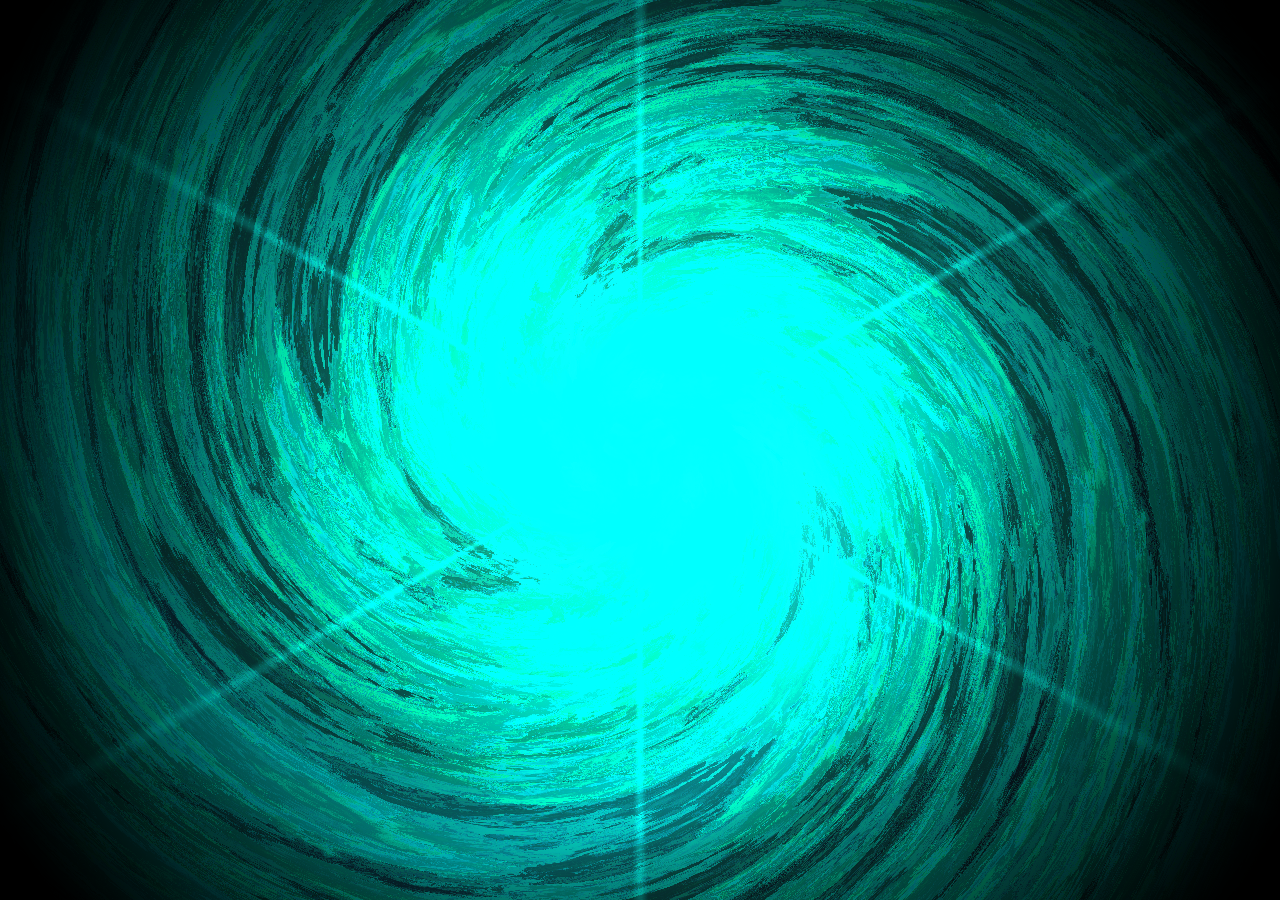
<file: pieces/piece-4.html>
<!DOCTYPE html>
<html lang="en">
<head>
    <meta charset="UTF-8">
    <meta name="viewport" content="width=device-width, initial-scale=1.0">
    <title>Hadal Vortex — Deep Ocean Bioluminescence</title>
    <style>
        * {
            margin: 0;
            padding: 0;
            box-sizing: border-box;
        }
        
        body {
            overflow: hidden;
            background: #000;
            font-family: -apple-system, BlinkMacSystemFont, 'Segoe UI', sans-serif;
        }
        
        canvas {
            display: block;
            width: 100vw;
            height: 100vh;
        }
        
        .overlay {
            position: fixed;
            top: 0;
            left: 0;
            right: 0;
            padding: 2rem;
            background: linear-gradient(to bottom, rgba(0,0,0,0.8), transparent);
            color: white;
            z-index: 10;
            transition: opacity 0.5s ease;
        }
        
        .overlay.hidden {
            opacity: 0;
            pointer-events: none;
        }
        
        .overlay h1 {
            font-size: 2rem;
            font-weight: 300;
            margin-bottom: 0.5rem;
        }
        
        .controls {
            position: fixed;
            bottom: 2rem;
            right: 2rem;
            display: flex;
            gap: 1rem;
            z-index: 10;
            transition: opacity 0.5s ease;
        }
        
        .controls.hidden {
            opacity: 0;
            pointer-events: none;
        }
        
        button {
            background: rgba(0, 212, 255, 0.2);
            border: 1px solid rgba(0, 212, 255, 0.5);
            color: #00d4ff;
            padding: 0.75rem 1.5rem;
            border-radius: 8px;
            cursor: pointer;
            font-size: 0.9rem;
            transition: all 0.3s ease;
            backdrop-filter: blur(10px);
        }
        
        button:hover {
            background: rgba(0, 212, 255, 0.3);
            box-shadow: 0 0 20px rgba(0, 212, 255, 0.5);
        }
        
        .back-link {
            color: #00d4ff;
            text-decoration: none;
            font-size: 0.9rem;
            opacity: 0.8;
            transition: opacity 0.3s ease;
        }
        
        .back-link:hover {
            opacity: 1;
        }
    </style>
</head>
<body>
    <canvas id="glCanvas"></canvas>
    
    <div class="overlay" id="overlay">
        <a href="../index.html" class="back-link">← Back to Gallery</a>
        <h1>Hadal Vortex</h1>
        <p>Domain Warping + Kaleidoscope • Mouse controls spiral intensity</p>
    </div>
    
    <div class="controls" id="controls">
        <button id="fullscreenBtn">Fullscreen</button>
    </div>
    
    <script>
        const canvas = document.getElementById('glCanvas');
        const gl = canvas.getContext('webgl2') || canvas.getContext('webgl');
        
        if (!gl) {
            alert('WebGL not supported');
            throw new Error('WebGL not supported');
        }
        
        const isWebGL2 = gl instanceof WebGL2RenderingContext;
        
        const vertexShaderSource = isWebGL2 ? `#version 300 es
        in vec2 a_position;
        void main() {
            gl_Position = vec4(a_position, 0.0, 1.0);
        }
        ` : `
        attribute vec2 a_position;
        void main() {
            gl_Position = vec4(a_position, 0.0, 1.0);
        }
        `;
        
        const fragmentShaderSource = isWebGL2 ? `#version 300 es
        precision highp float;
        
        uniform float u_time;
        uniform vec2 u_resolution;
        uniform vec2 u_mouse;
        
        out vec4 fragColor;
        
        const vec3 color1 = vec3(0.0, 0.831, 1.0);      // #00d4ff
        const vec3 color2 = vec3(0.0, 1.0, 0.639);      // #00ffa3
        const vec3 deepBlue = vec3(0.039, 0.055, 0.153); // #0a0e27
        
        const float PI = 3.14159265359;
        
        float hash(vec2 p) {
            p = fract(p * vec2(123.34, 456.21));
            p += dot(p, p + 45.32);
            return fract(p.x * p.y);
        }
        
        float noise(vec2 p) {
            vec2 i = floor(p);
            vec2 f = fract(p);
            f = f * f * (3.0 - 2.0 * f);
            
            float a = hash(i);
            float b = hash(i + vec2(1.0, 0.0));
            float c = hash(i + vec2(0.0, 1.0));
            float d = hash(i + vec2(1.0, 1.0));
            
            return mix(mix(a, b, f.x), mix(c, d, f.x), f.y);
        }
        
        float fbm(vec2 p) {
            float value = 0.0;
            float amplitude = 0.5;
            float frequency = 1.0;
            
            for (int i = 0; i < 7; i++) {
                value += amplitude * noise(p * frequency);
                frequency *= 2.0;
                amplitude *= 0.5;
            }
            
            return value;
        }
        
        vec2 domainWarp(vec2 p, float t) {
            vec2 q = vec2(
                fbm(p + vec2(0.0, 0.0)),
                fbm(p + vec2(5.2, 1.3))
            );
            
            vec2 r = vec2(
                fbm(p + 4.0 * q + vec2(1.7, 9.2) + t * 0.15),
                fbm(p + 4.0 * q + vec2(8.3, 2.8) + t * 0.12)
            );
            
            vec2 s = vec2(
                fbm(p + 4.0 * r + vec2(3.1, 7.4) + t * 0.1),
                fbm(p + 4.0 * r + vec2(6.7, 4.2) + t * 0.08)
            );
            
            return p + s * 0.5;
        }
        
        vec2 kaleidoscope(vec2 p, float segments) {
            float angle = atan(p.y, p.x);
            float radius = length(p);
            
            float segmentAngle = 2.0 * PI / segments;
            angle = mod(angle, segmentAngle);
            
            if (mod(floor(atan(p.y, p.x) / segmentAngle), 2.0) == 0.0) {
                angle = segmentAngle - angle;
            }
            
            return vec2(cos(angle), sin(angle)) * radius;
        }
        
        void main() {
            vec2 uv = gl_FragCoord.xy / u_resolution.xy;
            vec2 p = (gl_FragCoord.xy * 2.0 - u_resolution.xy) / min(u_resolution.x, u_resolution.y);
            
            float t = u_time * 0.3;
            
            vec2 mouseInfluence = (u_mouse - 0.5) * 2.0;
            float mouseIntensity = length(mouseInfluence);
            
            float segments = 6.0 + mouseIntensity * 6.0;
            
            float radius = length(p);
            float angle = atan(p.y, p.x);
            
            float spiral = angle + radius * 3.0 - t * 2.0;
            p = vec2(cos(spiral), sin(spiral)) * radius;
            
            p = kaleidoscope(p, segments);
            
            vec2 warped1 = domainWarp(p * 2.0, t);
            vec2 warped2 = domainWarp(warped1, t + 1.0);
            vec2 warped3 = domainWarp(warped2, t + 2.0);
            
            float pattern = fbm(warped3 * 3.0);
            
            float vortexPull = exp(-radius * 1.5);
            pattern = mix(pattern, 1.0, vortexPull * 0.5);
            
            vec3 col = deepBlue;
            
            vec3 warpColor = mix(color1, color2, fract(pattern * 5.0 + t * 0.5));
            col = mix(col, warpColor, smoothstep(0.3, 0.7, pattern));
            
            float ridges = abs(sin(pattern * 20.0 + t * 2.0));
            ridges = pow(ridges, 3.0);
            col += mix(color1, color2, fract(ridges * 3.0)) * ridges * 0.6;
            
            float centerGlow = exp(-radius * 2.0);
            col += color2 * centerGlow * 0.8;
            
            float spiralGlow = smoothstep(0.1, 0.0, abs(fract(spiral / (2.0 * PI)) - 0.5));
            col += color1 * spiralGlow * 0.4;
            
            float kaleidoEdges = smoothstep(0.02, 0.0, abs(fract(angle * segments / (2.0 * PI)) - 0.5));
            col += mix(color1, color2, fract(t)) * kaleidoEdges * 0.5;
            
            float pulse = 0.5 + 0.5 * sin(t * 3.0 - radius * 5.0);
            col += warpColor * pulse * pattern * 0.2;
            
            float vignette = 1.0 - radius * 0.6;
            vignette = smoothstep(0.0, 1.0, vignette);
            col *= vignette;
            
            col = pow(col, vec3(0.85));
            
            fragColor = vec4(col, 1.0);
        }
        ` : `
        precision highp float;
        
        uniform float u_time;
        uniform vec2 u_resolution;
        uniform vec2 u_mouse;
        
        const vec3 color1 = vec3(0.0, 0.831, 1.0);
        const vec3 color2 = vec3(0.0, 1.0, 0.639);
        const vec3 deepBlue = vec3(0.039, 0.055, 0.153);
        
        const float PI = 3.14159265359;
        
        float hash(vec2 p) {
            p = fract(p * vec2(123.34, 456.21));
            p += dot(p, p + 45.32);
            return fract(p.x * p.y);
        }
        
        float noise(vec2 p) {
            vec2 i = floor(p);
            vec2 f = fract(p);
            f = f * f * (3.0 - 2.0 * f);
            
            float a = hash(i);
            float b = hash(i + vec2(1.0, 0.0));
            float c = hash(i + vec2(0.0, 1.0));
            float d = hash(i + vec2(1.0, 1.0));
            
            return mix(mix(a, b, f.x), mix(c, d, f.x), f.y);
        }
        
        float fbm(vec2 p) {
            float value = 0.0;
            float amplitude = 0.5;
            float frequency = 1.0;
            
            for (int i = 0; i < 7; i++) {
                value += amplitude * noise(p * frequency);
                frequency *= 2.0;
                amplitude *= 0.5;
            }
            
            return value;
        }
        
        vec2 domainWarp(vec2 p, float t) {
            vec2 q = vec2(
                fbm(p + vec2(0.0, 0.0)),
                fbm(p + vec2(5.2, 1.3))
            );
            
            vec2 r = vec2(
                fbm(p + 4.0 * q + vec2(1.7, 9.2) + t * 0.15),
                fbm(p + 4.0 * q + vec2(8.3, 2.8) + t * 0.12)
            );
            
            vec2 s = vec2(
                fbm(p + 4.0 * r + vec2(3.1, 7.4) + t * 0.1),
                fbm(p + 4.0 * r + vec2(6.7, 4.2) + t * 0.08)
            );
            
            return p + s * 0.5;
        }
        
        vec2 kaleidoscope(vec2 p, float segments) {
            float angle = atan(p.y, p.x);
            float radius = length(p);
            
            float segmentAngle = 2.0 * PI / segments;
            angle = mod(angle, segmentAngle);
            
            if (mod(floor(atan(p.y, p.x) / segmentAngle), 2.0) == 0.0) {
                angle = segmentAngle - angle;
            }
            
            return vec2(cos(angle), sin(angle)) * radius;
        }
        
        void main() {
            vec2 uv = gl_FragCoord.xy / u_resolution.xy;
            vec2 p = (gl_FragCoord.xy * 2.0 - u_resolution.xy) / min(u_resolution.x, u_resolution.y);
            
            float t = u_time * 0.3;
            
            vec2 mouseInfluence = (u_mouse - 0.5) * 2.0;
            float mouseIntensity = length(mouseInfluence);
            
            float segments = 6.0 + mouseIntensity * 6.0;
            
            float radius = length(p);
            float angle = atan(p.y, p.x);
            
            float spiral = angle + radius * 3.0 - t * 2.0;
            p = vec2(cos(spiral), sin(spiral)) * radius;
            
            p = kaleidoscope(p, segments);
            
            vec2 warped1 = domainWarp(p * 2.0, t);
            vec2 warped2 = domainWarp(warped1, t + 1.0);
            vec2 warped3 = domainWarp(warped2, t + 2.0);
            
            float pattern = fbm(warped3 * 3.0);
            
            float vortexPull = exp(-radius * 1.5);
            pattern = mix(pattern, 1.0, vortexPull * 0.5);
            
            vec3 col = deepBlue;
            
            vec3 warpColor = mix(color1, color2, fract(pattern * 5.0 + t * 0.5));
            col = mix(col, warpColor, smoothstep(0.3, 0.7, pattern));
            
            float ridges = abs(sin(pattern * 20.0 + t * 2.0));
            ridges = pow(ridges, 3.0);
            col += mix(color1, color2, fract(ridges * 3.0)) * ridges * 0.6;
            
            float centerGlow = exp(-radius * 2.0);
            col += color2 * centerGlow * 0.8;
            
            float spiralGlow = smoothstep(0.1, 0.0, abs(fract(spiral / (2.0 * PI)) - 0.5));
            col += color1 * spiralGlow * 0.4;
            
            float kaleidoEdges = smoothstep(0.02, 0.0, abs(fract(angle * segments / (2.0 * PI)) - 0.5));
            col += mix(color1, color2, fract(t)) * kaleidoEdges * 0.5;
            
            float pulse = 0.5 + 0.5 * sin(t * 3.0 - radius * 5.0);
            col += warpColor * pulse * pattern * 0.2;
            
            float vignette = 1.0 - radius * 0.6;
            vignette = smoothstep(0.0, 1.0, vignette);
            col *= vignette;
            
            col = pow(col, vec3(0.85));
            
            gl_FragColor = vec4(col, 1.0);
        }
        `;
        
        function compileShader(source, type) {
            const shader = gl.createShader(type);
            gl.shaderSource(shader, source);
            gl.compileShader(shader);
            
            if (!gl.getShaderParameter(shader, gl.COMPILE_STATUS)) {
                console.error('Shader compile error:', gl.getShaderInfoLog(shader));
                gl.deleteShader(shader);
                return null;
            }
            
            return shader;
        }
        
        const vertexShader = compileShader(vertexShaderSource, gl.VERTEX_SHADER);
        const fragmentShader = compileShader(fragmentShaderSource, gl.FRAGMENT_SHADER);
        
        const program = gl.createProgram();
        gl.attachShader(program, vertexShader);
        gl.attachShader(program, fragmentShader);
        gl.linkProgram(program);
        
        if (!gl.getProgramParameter(program, gl.LINK_STATUS)) {
            console.error('Program link error:', gl.getProgramInfoLog(program));
        }
        
        const positionBuffer = gl.createBuffer();
        gl.bindBuffer(gl.ARRAY_BUFFER, positionBuffer);
        const positions = new Float32Array([
            -1, -1,
             1, -1,
            -1,  1,
             1,  1,
        ]);
        gl.bufferData(gl.ARRAY_BUFFER, positions, gl.STATIC_DRAW);
        
        const positionLocation = gl.getAttribLocation(program, 'a_position');
        const timeLocation = gl.getUniformLocation(program, 'u_time');
        const resolutionLocation = gl.getUniformLocation(program, 'u_resolution');
        const mouseLocation = gl.getUniformLocation(program, 'u_mouse');
        
        let mouse = { x: 0.5, y: 0.5 };
        let startTime = Date.now();
        
        function resize() {
            canvas.width = window.innerWidth;
            canvas.height = window.innerHeight;
            gl.viewport(0, 0, canvas.width, canvas.height);
        }
        
        window.addEventListener('resize', resize);
        resize();
        
        window.addEventListener('pointermove', (e) => {
            mouse.x = e.clientX / window.innerWidth;
            mouse.y = 1.0 - (e.clientY / window.innerHeight);
        });
        
        let lastMoveTime = Date.now();
        const overlay = document.getElementById('overlay');
        const controls = document.getElementById('controls');
        
        window.addEventListener('pointermove', () => {
            lastMoveTime = Date.now();
            overlay.classList.remove('hidden');
            controls.classList.remove('hidden');
        });
        
        setInterval(() => {
            if (Date.now() - lastMoveTime > 2000) {
                overlay.classList.add('hidden');
                controls.classList.add('hidden');
            }
        }, 100);
        
        document.getElementById('fullscreenBtn').addEventListener('click', () => {
            if (!document.fullscreenElement) {
                document.documentElement.requestFullscreen();
            } else {
                document.exitFullscreen();
            }
        });
        
        function render() {
            const time = (Date.now() - startTime) / 1000;
            
            gl.useProgram(program);
            
            gl.enableVertexAttribArray(positionLocation);
            gl.bindBuffer(gl.ARRAY_BUFFER, positionBuffer);
            gl.vertexAttribPointer(positionLocation, 2, gl.FLOAT, false, 0, 0);
            
            gl.uniform1f(timeLocation, time);
            gl.uniform2f(resolutionLocation, canvas.width, canvas.height);
            gl.uniform2f(mouseLocation, mouse.x, mouse.y);
            
            gl.drawArrays(gl.TRIANGLE_STRIP, 0, 4);
            
            requestAnimationFrame(render);
        }
        
        render();
    </script>
</body>
</html>
</file>
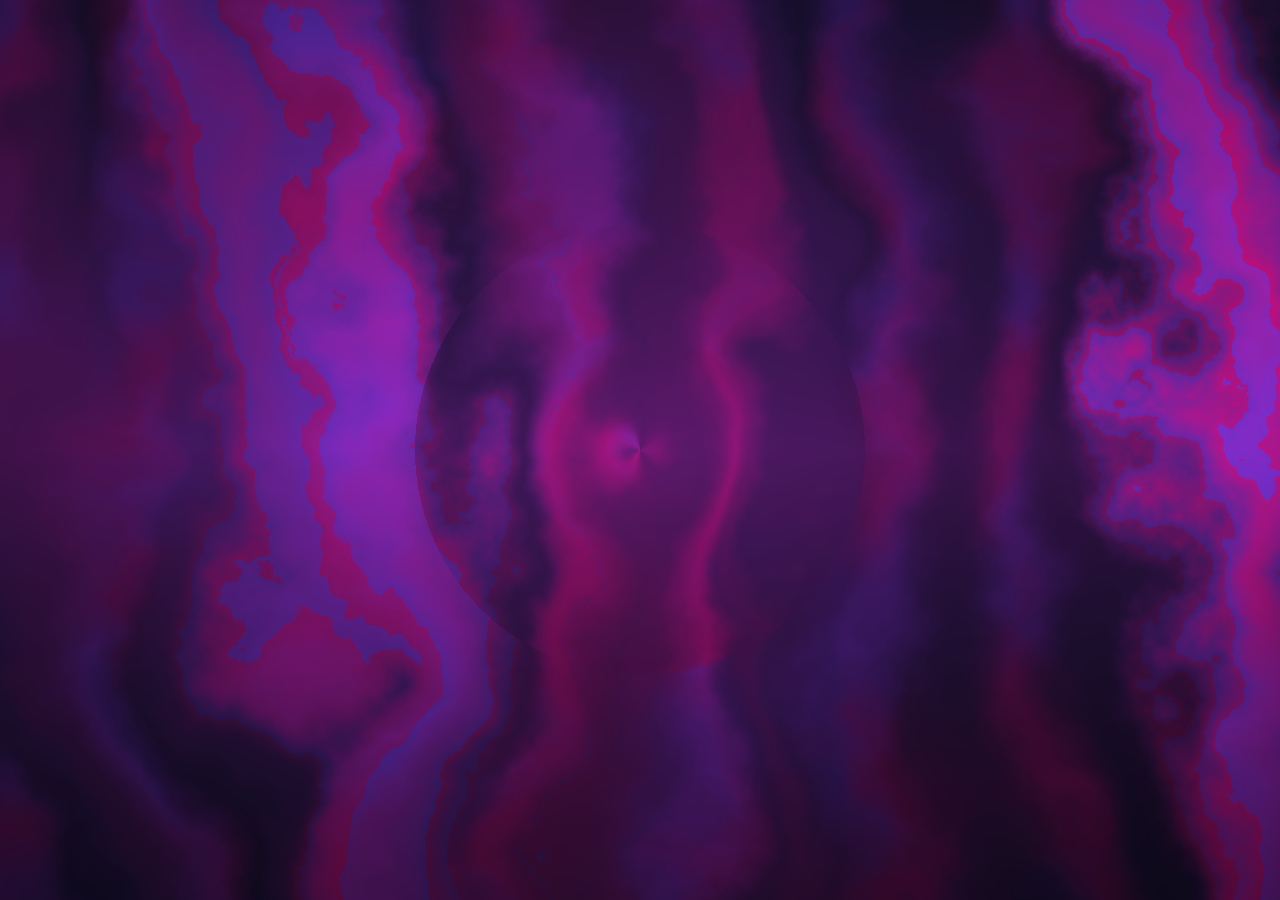
<file: pieces/piece-5.html>
<!DOCTYPE html>
<html lang="en">
<head>
    <meta charset="UTF-8">
    <meta name="viewport" content="width=device-width, initial-scale=1.0">
    <title>Midnight Aurora — Deep Ocean Bioluminescence</title>
    <style>
        * {
            margin: 0;
            padding: 0;
            box-sizing: border-box;
        }
        
        body {
            overflow: hidden;
            background: #000;
            font-family: -apple-system, BlinkMacSystemFont, 'Segoe UI', sans-serif;
        }
        
        canvas {
            display: block;
            width: 100vw;
            height: 100vh;
        }
        
        .overlay {
            position: fixed;
            top: 0;
            left: 0;
            right: 0;
            padding: 2rem;
            background: linear-gradient(to bottom, rgba(0,0,0,0.8), transparent);
            color: white;
            z-index: 10;
            transition: opacity 0.5s ease;
        }
        
        .overlay.hidden {
            opacity: 0;
            pointer-events: none;
        }
        
        .overlay h1 {
            font-size: 2rem;
            font-weight: 300;
            margin-bottom: 0.5rem;
        }
        
        .controls {
            position: fixed;
            bottom: 2rem;
            right: 2rem;
            display: flex;
            gap: 1rem;
            z-index: 10;
            transition: opacity 0.5s ease;
        }
        
        .controls.hidden {
            opacity: 0;
            pointer-events: none;
        }
        
        button {
            background: rgba(123, 47, 255, 0.2);
            border: 1px solid rgba(123, 47, 255, 0.5);
            color: #7b2fff;
            padding: 0.75rem 1.5rem;
            border-radius: 8px;
            cursor: pointer;
            font-size: 0.9rem;
            transition: all 0.3s ease;
            backdrop-filter: blur(10px);
        }
        
        button:hover {
            background: rgba(123, 47, 255, 0.3);
            box-shadow: 0 0 20px rgba(123, 47, 255, 0.5);
        }
        
        .back-link {
            color: #7b2fff;
            text-decoration: none;
            font-size: 0.9rem;
            opacity: 0.8;
            transition: opacity 0.3s ease;
        }
        
        .back-link:hover {
            opacity: 1;
        }
    </style>
</head>
<body>
    <canvas id="glCanvas"></canvas>
    
    <div class="overlay" id="overlay">
        <a href="../index.html" class="back-link">← Back to Gallery</a>
        <h1>Midnight Aurora</h1>
        <p>Aurora Curtain + FBM • Mouse creates ripples in the light</p>
    </div>
    
    <div class="controls" id="controls">
        <button id="fullscreenBtn">Fullscreen</button>
    </div>
    
    <script>
        const canvas = document.getElementById('glCanvas');
        const gl = canvas.getContext('webgl2') || canvas.getContext('webgl');
        
        if (!gl) {
            alert('WebGL not supported');
            throw new Error('WebGL not supported');
        }
        
        const isWebGL2 = gl instanceof WebGL2RenderingContext;
        
        const vertexShaderSource = isWebGL2 ? `#version 300 es
        in vec2 a_position;
        void main() {
            gl_Position = vec4(a_position, 0.0, 1.0);
        }
        ` : `
        attribute vec2 a_position;
        void main() {
            gl_Position = vec4(a_position, 0.0, 1.0);
        }
        `;
        
        const fragmentShaderSource = isWebGL2 ? `#version 300 es
        precision highp float;
        
        uniform float u_time;
        uniform vec2 u_resolution;
        uniform vec2 u_mouse;
        
        out vec4 fragColor;
        
        const vec3 color1 = vec3(0.482, 0.184, 1.0);    // #7b2fff
        const vec3 color2 = vec3(1.0, 0.0, 0.431);      // #ff006e
        const vec3 deepBlue = vec3(0.039, 0.055, 0.153); // #0a0e27
        
        float hash(vec2 p) {
            p = fract(p * vec2(123.34, 456.21));
            p += dot(p, p + 45.32);
            return fract(p.x * p.y);
        }
        
        float noise(vec2 p) {
            vec2 i = floor(p);
            vec2 f = fract(p);
            f = f * f * (3.0 - 2.0 * f);
            
            float a = hash(i);
            float b = hash(i + vec2(1.0, 0.0));
            float c = hash(i + vec2(0.0, 1.0));
            float d = hash(i + vec2(1.0, 1.0));
            
            return mix(mix(a, b, f.x), mix(c, d, f.x), f.y);
        }
        
        float fbm(vec2 p) {
            float value = 0.0;
            float amplitude = 0.5;
            float frequency = 1.0;
            
            for (int i = 0; i < 8; i++) {
                value += amplitude * noise(p * frequency);
                frequency *= 2.0;
                amplitude *= 0.5;
            }
            
            return value;
        }
        
        float ridge(float h, float offset) {
            h = abs(h);
            h = offset - h;
            h = h * h;
            return h;
        }
        
        float ridgedFbm(vec2 p) {
            float value = 0.0;
            float amplitude = 0.5;
            float frequency = 1.0;
            float weight = 1.0;
            
            for (int i = 0; i < 6; i++) {
                float n = ridge(noise(p * frequency), 0.8);
                n *= weight;
                weight = clamp(n * 2.0, 0.0, 1.0);
                
                value += n * amplitude;
                frequency *= 2.0;
                amplitude *= 0.5;
            }
            
            return value;
        }
        
        void main() {
            vec2 uv = gl_FragCoord.xy / u_resolution.xy;
            vec2 p = (gl_FragCoord.xy * 2.0 - u_resolution.xy) / min(u_resolution.x, u_resolution.y);
            
            float t = u_time * 0.2;
            
            vec2 mousePos = (u_mouse * 2.0 - 1.0) * vec2(u_resolution.x / u_resolution.y, 1.0);
            float mouseDist = length(p - mousePos);
            
            vec2 flow = vec2(
                fbm(p * 2.0 + t * 0.3),
                fbm(p * 2.0 + vec2(5.2, 1.3) + t * 0.25)
            );
            
            flow = flow * 2.0 - 1.0;
            
            vec2 curtainP = p;
            curtainP.x += flow.x * 0.3;
            curtainP.y += t * 0.5;
            
            if (mouseDist < 0.5) {
                float ripple = sin(mouseDist * 20.0 - t * 5.0) * exp(-mouseDist * 3.0);
                curtainP += normalize(p - mousePos) * ripple * 0.2;
            }
            
            float curtain1 = ridgedFbm(vec2(curtainP.x * 3.0, curtainP.y * 2.0));
            float curtain2 = ridgedFbm(vec2(curtainP.x * 4.0 + 10.0, curtainP.y * 2.5 + 5.0));
            float curtain3 = ridgedFbm(vec2(curtainP.x * 2.0 + 20.0, curtainP.y * 1.5 + 10.0));
            
            float aurora = curtain1 * 0.5 + curtain2 * 0.3 + curtain3 * 0.2;
            aurora = pow(aurora, 1.5);
            
            float verticalBands = abs(sin(curtainP.x * 8.0 + t * 2.0));
            verticalBands = pow(verticalBands, 3.0);
            aurora += verticalBands * 0.3;
            
            vec3 col = deepBlue;
            
            vec3 auroraColor = mix(color1, color2, 
                smoothstep(0.3, 0.7, fbm(curtainP * 3.0 + t * 0.5))
            );
            
            col = mix(col, auroraColor, aurora * 0.8);
            
            float waves = 0.0;
            for (int i = 0; i < 5; i++) {
                float fi = float(i);
                float wave = sin(curtainP.x * (3.0 + fi) - t * (1.0 + fi * 0.3) + curtainP.y * 0.5);
                wave = smoothstep(0.7, 1.0, wave);
                waves += wave * (1.0 / (fi + 1.0));
            }
            
            col += mix(color1, color2, fract(waves * 2.0)) * waves * 0.4;
            
            float shimmer = fbm(curtainP * 10.0 + t * 2.0);
            shimmer = pow(shimmer, 4.0);
            col += auroraColor * shimmer * aurora * 0.5;
            
            float glow = exp(-abs(p.y) * 1.5) * 0.3;
            col += mix(color1, color2, 0.5) * glow;
            
            float horizontalGradient = smoothstep(-1.0, 1.0, p.y);
            col = mix(col * 0.7, col, horizontalGradient);
            
            float vignette = 1.0 - length(uv - 0.5) * 0.7;
            col *= vignette;
            
            col = pow(col, vec3(0.9));
            
            fragColor = vec4(col, 1.0);
        }
        ` : `
        precision highp float;
        
        uniform float u_time;
        uniform vec2 u_resolution;
        uniform vec2 u_mouse;
        
        const vec3 color1 = vec3(0.482, 0.184, 1.0);
        const vec3 color2 = vec3(1.0, 0.0, 0.431);
        const vec3 deepBlue = vec3(0.039, 0.055, 0.153);
        
        float hash(vec2 p) {
            p = fract(p * vec2(123.34, 456.21));
            p += dot(p, p + 45.32);
            return fract(p.x * p.y);
        }
        
        float noise(vec2 p) {
            vec2 i = floor(p);
            vec2 f = fract(p);
            f = f * f * (3.0 - 2.0 * f);
            
            float a = hash(i);
            float b = hash(i + vec2(1.0, 0.0));
            float c = hash(i + vec2(0.0, 1.0));
            float d = hash(i + vec2(1.0, 1.0));
            
            return mix(mix(a, b, f.x), mix(c, d, f.x), f.y);
        }
        
        float fbm(vec2 p) {
            float value = 0.0;
            float amplitude = 0.5;
            float frequency = 1.0;
            
            for (int i = 0; i < 8; i++) {
                value += amplitude * noise(p * frequency);
                frequency *= 2.0;
                amplitude *= 0.5;
            }
            
            return value;
        }
        
        float ridge(float h, float offset) {
            h = abs(h);
            h = offset - h;
            h = h * h;
            return h;
        }
        
        float ridgedFbm(vec2 p) {
            float value = 0.0;
            float amplitude = 0.5;
            float frequency = 1.0;
            float weight = 1.0;
            
            for (int i = 0; i < 6; i++) {
                float n = ridge(noise(p * frequency), 0.8);
                n *= weight;
                weight = clamp(n * 2.0, 0.0, 1.0);
                
                value += n * amplitude;
                frequency *= 2.0;
                amplitude *= 0.5;
            }
            
            return value;
        }
        
        void main() {
            vec2 uv = gl_FragCoord.xy / u_resolution.xy;
            vec2 p = (gl_FragCoord.xy * 2.0 - u_resolution.xy) / min(u_resolution.x, u_resolution.y);
            
            float t = u_time * 0.2;
            
            vec2 mousePos = (u_mouse * 2.0 - 1.0) * vec2(u_resolution.x / u_resolution.y, 1.0);
            float mouseDist = length(p - mousePos);
            
            vec2 flow = vec2(
                fbm(p * 2.0 + t * 0.3),
                fbm(p * 2.0 + vec2(5.2, 1.3) + t * 0.25)
            );
            
            flow = flow * 2.0 - 1.0;
            
            vec2 curtainP = p;
            curtainP.x += flow.x * 0.3;
            curtainP.y += t * 0.5;
            
            if (mouseDist < 0.5) {
                float ripple = sin(mouseDist * 20.0 - t * 5.0) * exp(-mouseDist * 3.0);
                curtainP += normalize(p - mousePos) * ripple * 0.2;
            }
            
            float curtain1 = ridgedFbm(vec2(curtainP.x * 3.0, curtainP.y * 2.0));
            float curtain2 = ridgedFbm(vec2(curtainP.x * 4.0 + 10.0, curtainP.y * 2.5 + 5.0));
            float curtain3 = ridgedFbm(vec2(curtainP.x * 2.0 + 20.0, curtainP.y * 1.5 + 10.0));
            
            float aurora = curtain1 * 0.5 + curtain2 * 0.3 + curtain3 * 0.2;
            aurora = pow(aurora, 1.5);
            
            float verticalBands = abs(sin(curtainP.x * 8.0 + t * 2.0));
            verticalBands = pow(verticalBands, 3.0);
            aurora += verticalBands * 0.3;
            
            vec3 col = deepBlue;
            
            vec3 auroraColor = mix(color1, color2, 
                smoothstep(0.3, 0.7, fbm(curtainP * 3.0 + t * 0.5))
            );
            
            col = mix(col, auroraColor, aurora * 0.8);
            
            float waves = 0.0;
            for (int i = 0; i < 5; i++) {
                float fi = float(i);
                float wave = sin(curtainP.x * (3.0 + fi) - t * (1.0 + fi * 0.3) + curtainP.y * 0.5);
                wave = smoothstep(0.7, 1.0, wave);
                waves += wave * (1.0 / (fi + 1.0));
            }
            
            col += mix(color1, color2, fract(waves * 2.0)) * waves * 0.4;
            
            float shimmer = fbm(curtainP * 10.0 + t * 2.0);
            shimmer = pow(shimmer, 4.0);
            col += auroraColor * shimmer * aurora * 0.5;
            
            float glow = exp(-abs(p.y) * 1.5) * 0.3;
            col += mix(color1, color2, 0.5) * glow;
            
            float horizontalGradient = smoothstep(-1.0, 1.0, p.y);
            col = mix(col * 0.7, col, horizontalGradient);
            
            float vignette = 1.0 - length(uv - 0.5) * 0.7;
            col *= vignette;
            
            col = pow(col, vec3(0.9));
            
            gl_FragColor = vec4(col, 1.0);
        }
        `;
        
        function compileShader(source, type) {
            const shader = gl.createShader(type);
            gl.shaderSource(shader, source);
            gl.compileShader(shader);
            
            if (!gl.getShaderParameter(shader, gl.COMPILE_STATUS)) {
                console.error('Shader compile error:', gl.getShaderInfoLog(shader));
                gl.deleteShader(shader);
                return null;
            }
            
            return shader;
        }
        
        const vertexShader = compileShader(vertexShaderSource, gl.VERTEX_SHADER);
        const fragmentShader = compileShader(fragmentShaderSource, gl.FRAGMENT_SHADER);
        
        const program = gl.createProgram();
        gl.attachShader(program, vertexShader);
        gl.attachShader(program, fragmentShader);
        gl.linkProgram(program);
        
        if (!gl.getProgramParameter(program, gl.LINK_STATUS)) {
            console.error('Program link error:', gl.getProgramInfoLog(program));
        }
        
        const positionBuffer = gl.createBuffer();
        gl.bindBuffer(gl.ARRAY_BUFFER, positionBuffer);
        const positions = new Float32Array([
            -1, -1,
             1, -1,
            -1,  1,
             1,  1,
        ]);
        gl.bufferData(gl.ARRAY_BUFFER, positions, gl.STATIC_DRAW);
        
        const positionLocation = gl.getAttribLocation(program, 'a_position');
        const timeLocation = gl.getUniformLocation(program, 'u_time');
        const resolutionLocation = gl.getUniformLocation(program, 'u_resolution');
        const mouseLocation = gl.getUniformLocation(program, 'u_mouse');
        
        let mouse = { x: 0.5, y: 0.5 };
        let startTime = Date.now();
        
        function resize() {
            canvas.width = window.innerWidth;
            canvas.height = window.innerHeight;
            gl.viewport(0, 0, canvas.width, canvas.height);
        }
        
        window.addEventListener('resize', resize);
        resize();
        
        window.addEventListener('pointermove', (e) => {
            mouse.x = e.clientX / window.innerWidth;
            mouse.y = 1.0 - (e.clientY / window.innerHeight);
        });
        
        let lastMoveTime = Date.now();
        const overlay = document.getElementById('overlay');
        const controls = document.getElementById('controls');
        
        window.addEventListener('pointermove', () => {
            lastMoveTime = Date.now();
            overlay.classList.remove('hidden');
            controls.classList.remove('hidden');
        });
        
        setInterval(() => {
            if (Date.now() - lastMoveTime > 2000) {
                overlay.classList.add('hidden');
                controls.classList.add('hidden');
            }
        }, 100);
        
        document.getElementById('fullscreenBtn').addEventListener('click', () => {
            if (!document.fullscreenElement) {
                document.documentElement.requestFullscreen();
            } else {
                document.exitFullscreen();
            }
        });
        
        function render() {
            const time = (Date.now() - startTime) / 1000;
            
            gl.useProgram(program);
            
            gl.enableVertexAttribArray(positionLocation);
            gl.bindBuffer(gl.ARRAY_BUFFER, positionBuffer);
            gl.vertexAttribPointer(positionLocation, 2, gl.FLOAT, false, 0, 0);
            
            gl.uniform1f(timeLocation, time);
            gl.uniform2f(resolutionLocation, canvas.width, canvas.height);
            gl.uniform2f(mouseLocation, mouse.x, mouse.y);
            
            gl.drawArrays(gl.TRIANGLE_STRIP, 0, 4);
            
            requestAnimationFrame(render);
        }
        
        render();
    </script>
</body>
</html>
</file>
<file: style.css>
* {
    margin: 0;
    padding: 0;
    box-sizing: border-box;
}

body {
    font-family: 'Inter', sans-serif;
    background: #0a0a0a;
    color: #e0e0e0;
    line-height: 1.6;
    overflow-x: hidden;
}

.gallery-header {
    max-width: 1200px;
    margin: 0 auto;
    padding: 4rem 2rem 2rem;
    text-align: center;
}

.gallery-header h1 {
    font-family: 'Space Grotesk', sans-serif;
    font-size: clamp(2rem, 5vw, 3.5rem);
    font-weight: 700;
    margin-bottom: 1.5rem;
    background: linear-gradient(135deg, #00d4ff, #7b2fff, #ff006e);
    -webkit-background-clip: text;
    -webkit-text-fill-color: transparent;
    background-clip: text;
    letter-spacing: -0.02em;
}

.curatorial-text {
    max-width: 800px;
    margin: 0 auto 2rem;
    font-size: 1.1rem;
    font-weight: 300;
    color: #b0b0b0;
    line-height: 1.8;
}

.palette-display {
    display: flex;
    justify-content: center;
    gap: 0.75rem;
    margin-top: 2rem;
}

.palette-dot {
    width: 24px;
    height: 24px;
    border-radius: 50%;
    border: 2px solid rgba(255, 255, 255, 0.2);
    transition: transform 0.3s ease, box-shadow 0.3s ease;
}

.palette-dot:hover {
    transform: scale(1.3);
    box-shadow: 0 0 20px currentColor;
}

.gallery-grid {
    max-width: 1400px;
    margin: 3rem auto;
    padding: 0 2rem;
    display: grid;
    grid-template-columns: repeat(auto-fit, minmax(320px, 1fr));
    gap: 2rem;
}

@media (min-width: 768px) {
    .gallery-grid {
        grid-template-columns: repeat(2, 1fr);
    }
}

@media (min-width: 1200px) {
    .gallery-grid {
        grid-template-columns: repeat(3, 1fr);
    }
}

.piece-card {
    background: #151515;
    border-radius: 16px;
    overflow: hidden;
    transition: transform 0.4s cubic-bezier(0.34, 1.56, 0.64, 1),
                box-shadow 0.4s ease,
                border-color 0.4s ease;
    border: 2px solid rgba(255, 255, 255, 0.05);
    position: relative;
}

.piece-card::before {
    content: '';
    position: absolute;
    top: 0;
    left: 0;
    right: 0;
    bottom: 0;
    background: linear-gradient(135deg, rgba(0, 212, 255, 0.1), rgba(123, 47, 255, 0.1));
    opacity: 0;
    transition: opacity 0.4s ease;
    pointer-events: none;
    z-index: 1;
}

.piece-card:hover {
    transform: translateY(-8px) scale(1.02);
    box-shadow: 0 20px 60px rgba(0, 212, 255, 0.3),
                0 0 40px rgba(123, 47, 255, 0.2);
    border-color: rgba(0, 212, 255, 0.5);
}

.piece-card:hover::before {
    opacity: 1;
}

.card-link {
    text-decoration: none;
    color: inherit;
    display: block;
}

.card-content {
    padding: 2rem;
    position: relative;
    z-index: 2;
}

.card-content h2 {
    font-family: 'Space Grotesk', sans-serif;
    font-size: 1.5rem;
    font-weight: 600;
    margin-bottom: 0.75rem;
    color: #ffffff;
    transition: color 0.3s ease;
}

.piece-card:hover .card-content h2 {
    color: #00d4ff;
}

.technique-tag {
    display: inline-block;
    padding: 0.4rem 0.9rem;
    background: rgba(0, 212, 255, 0.15);
    border: 1px solid rgba(0, 212, 255, 0.3);
    border-radius: 20px;
    font-size: 0.75rem;
    font-weight: 500;
    text-transform: uppercase;
    letter-spacing: 0.05em;
    color: #00d4ff;
    margin-bottom: 1rem;
}

.piece-description {
    font-size: 0.95rem;
    color: #a0a0a0;
    margin-bottom: 1.5rem;
    line-height: 1.6;
}

.card-palette {
    display: flex;
    gap: 0.5rem;
    margin-top: 1rem;
}

.card-palette .palette-dot {
    width: 20px;
    height: 20px;
}

.gallery-footer {
    text-align: center;
    padding: 3rem 2rem;
    color: #666;
    font-size: 0.9rem;
    border-top: 1px solid rgba(255, 255, 255, 0.05);
    margin-top: 4rem;
}

@media (max-width: 767px) {
    .gallery-grid {
        grid-template-columns: 1fr;
    }
    
    .gallery-header {
        padding: 2rem 1rem 1rem;
    }
    
    .curatorial-text {
        font-size: 1rem;
    }
}
</file>
